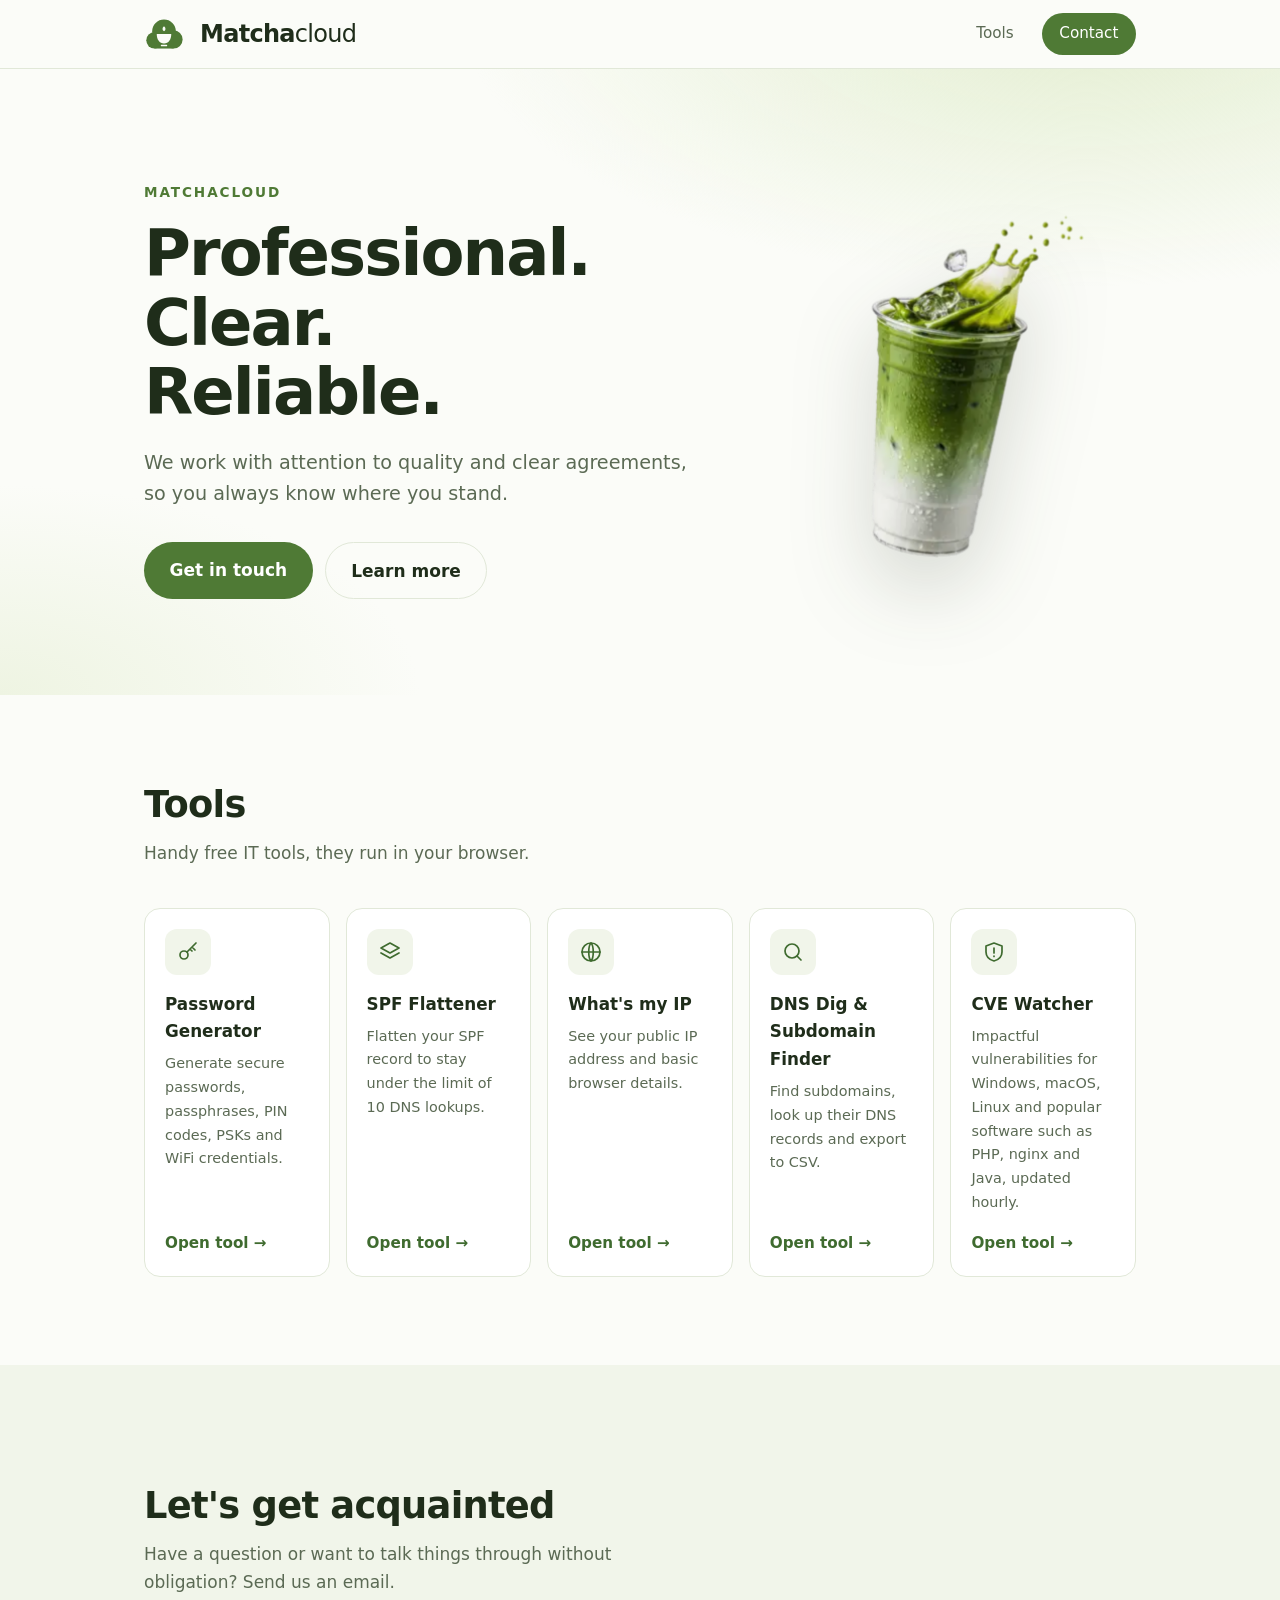
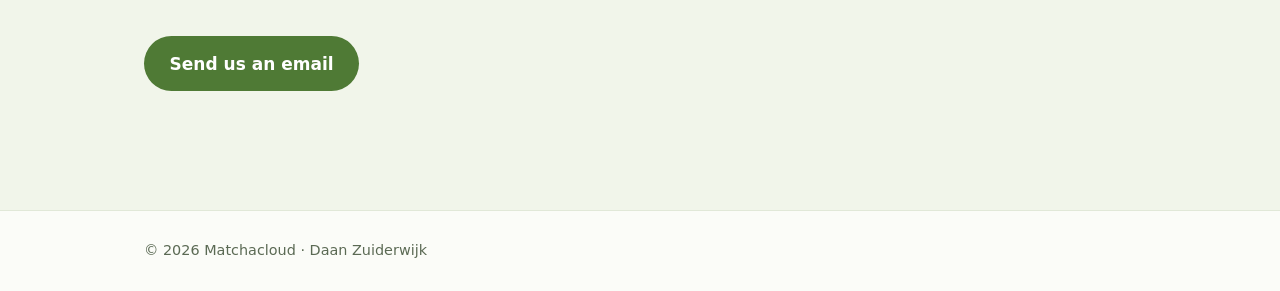
<file: index.html>
<!doctype html>
<html lang="en">
<head>
  <meta charset="utf-8">
  <meta name="viewport" content="width=device-width, initial-scale=1">
  <title>Matchacloud – Professional, clear, reliable</title>
  <meta name="description" content="Matchacloud is a professional company focused on quality, clear communication and reliable collaboration.">
  <meta property="og:title" content="Matchacloud">
  <meta property="og:description" content="Professional, clear and reliable.">
  <meta property="og:url" content="https://matchacloud.nl">
  <link rel="canonical" href="https://matchacloud.nl/">
  <link rel="icon" href="assets/favicon.svg" type="image/svg+xml">
  <link rel="stylesheet" href="css/style.css">
</head>
<body>
  <header class="site-header">
    <div class="container bar">
      <a class="logo" href="/" aria-label="Matchacloud home">
        <img src="assets/mark.svg" alt="" height="40" width="40">
        <span class="wordmark"><b>Matcha</b>cloud</span>
      </a>
      <nav aria-label="Main menu">
        <a href="#tools">Tools</a>
        <a class="nav-cta" href="#contact" data-mail>Contact</a>
      </nav>
    </div>
  </header>

  <main>
    <section class="hero">
      <div class="container hero-grid">
        <div class="hero-text">
        <p class="eyebrow">Matchacloud</p>
        <h1>Professional. Clear.<br>Reliable.</h1>
        <p class="lead">We work with attention to quality and clear agreements, so you always know where you stand.</p>
        <div class="actions">
          <a class="button" href="#contact" data-mail>Get in touch</a>
          <a class="button ghost" href="#tools">Learn more</a>
        </div>
        </div>
        <img class="hero-img" src="assets/iced-matcha.png" alt="Iced matcha latte" width="505" height="361" onerror="this.remove()">
      </div>
    </section>

    <section id="tools" class="section">
      <div class="container">
        <h2>Tools</h2>
        <p class="section-lead">Handy free IT tools, they run in your browser.</p>
        <div class="cards">
          <a class="card card-link" href="passwd/">
            <span class="icon" aria-hidden="true">
              <svg viewBox="0 0 24 24"><circle cx="8" cy="15" r="4"/><path d="M11 12l9-9M16 7l3 3M14 9l2 2"/></svg>
            </span>
            <h3>Password Generator</h3>
            <p>Generate secure passwords, passphrases, PIN codes, PSKs and WiFi credentials.</p>
            <span class="card-more">Open tool &rarr;</span>
          </a>
          <a class="card card-link" href="spf-flattener/">
            <span class="icon" aria-hidden="true">
              <svg viewBox="0 0 24 24"><path d="M12 3l9 5-9 5-9-5z"/><path d="M3 13l9 5 9-5"/></svg>
            </span>
            <h3>SPF Flattener</h3>
            <p>Flatten your SPF record to stay under the limit of 10 DNS lookups.</p>
            <span class="card-more">Open tool &rarr;</span>
          </a>
          <a class="card card-link" href="whatsmyip/">
            <span class="icon" aria-hidden="true">
              <svg viewBox="0 0 24 24"><circle cx="12" cy="12" r="9"/><path d="M3 12h18M12 3c3 3 3 15 0 18M12 3c-3 3-3 15 0 18"/></svg>
            </span>
            <h3>What's my IP</h3>
            <p>See your public IP address and basic browser details.</p>
            <span class="card-more">Open tool &rarr;</span>
          </a>
          <a class="card card-link" href="dig/">
            <span class="icon" aria-hidden="true">
              <svg viewBox="0 0 24 24"><circle cx="11" cy="11" r="7"/><path d="M20 20l-4-4"/></svg>
            </span>
            <h3>DNS Dig &amp; Subdomain Finder</h3>
            <p>Find subdomains, look up their DNS records and export to CSV.</p>
            <span class="card-more">Open tool &rarr;</span>
          </a>
          <a class="card card-link" href="cve/">
            <span class="icon" aria-hidden="true">
              <svg viewBox="0 0 24 24"><path d="M12 3l8 3v6c0 4.5-3.4 7.7-8 9-4.6-1.3-8-4.5-8-9V6z"/><path d="M12 8v5M12 16v.5"/></svg>
            </span>
            <h3>CVE Watcher</h3>
            <p>Impactful vulnerabilities for Windows, macOS, Linux and popular software such as PHP, nginx and Java, updated hourly.</p>
            <span class="card-more">Open tool &rarr;</span>
          </a>
        </div>
      </div>
    </section>



    <section id="contact" class="section alt">
      <div class="container cta">
        <div class="cta-text">
          <h2>Let's get acquainted</h2>
          <p class="section-lead">Have a question or want to talk things through without obligation? Send us an email.</p>
          <a class="button" href="#contact" data-mail>Send us an email</a>
        </div>
        <img class="cta-img" src="assets/matcha-glass.png" alt="Iced matcha" width="591" height="422" loading="lazy">
      </div>
    </section>
  </main>

  <footer class="site-footer">
    <div class="container bar">
      <p>&copy; <span id="year">2026</span> Matchacloud &middot; Daan Zuiderwijk</p>
    </div>
  </footer>
  <script src="js/site.js"></script>
</body>
</html>
</file>
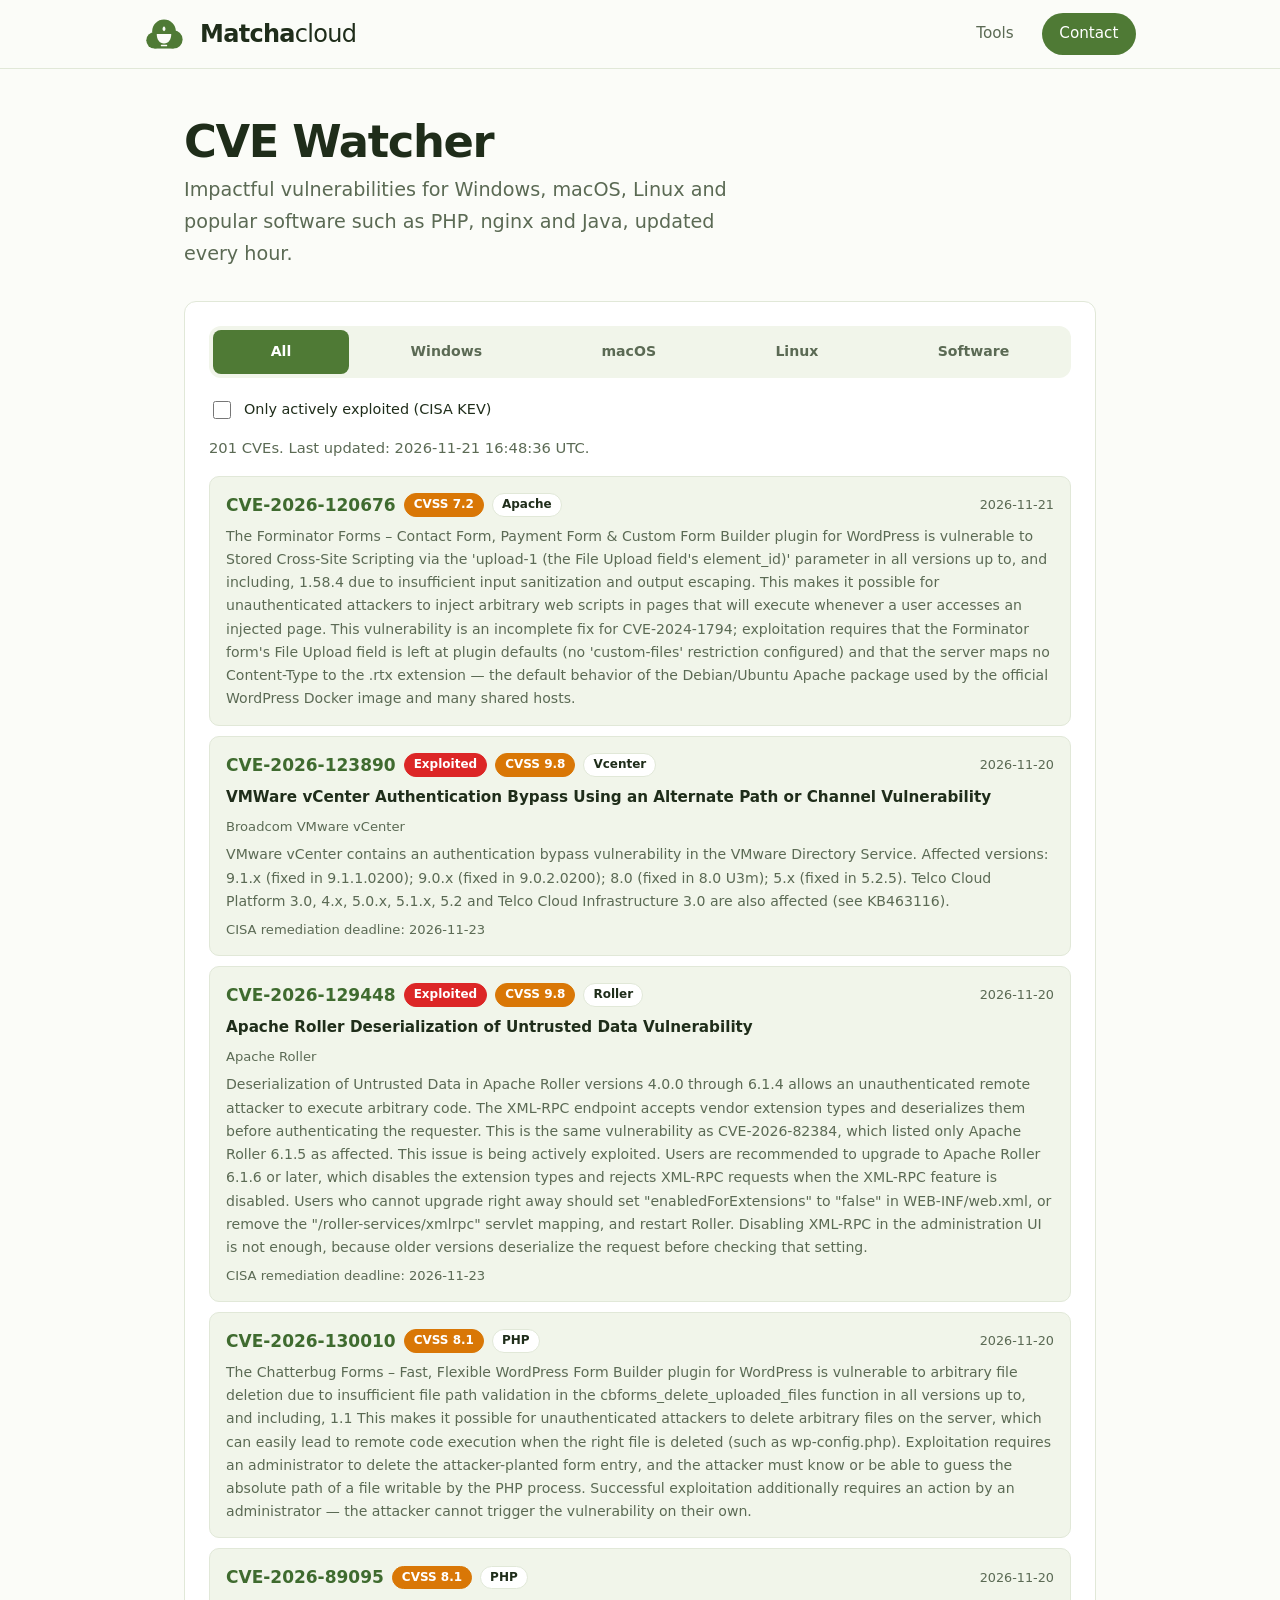
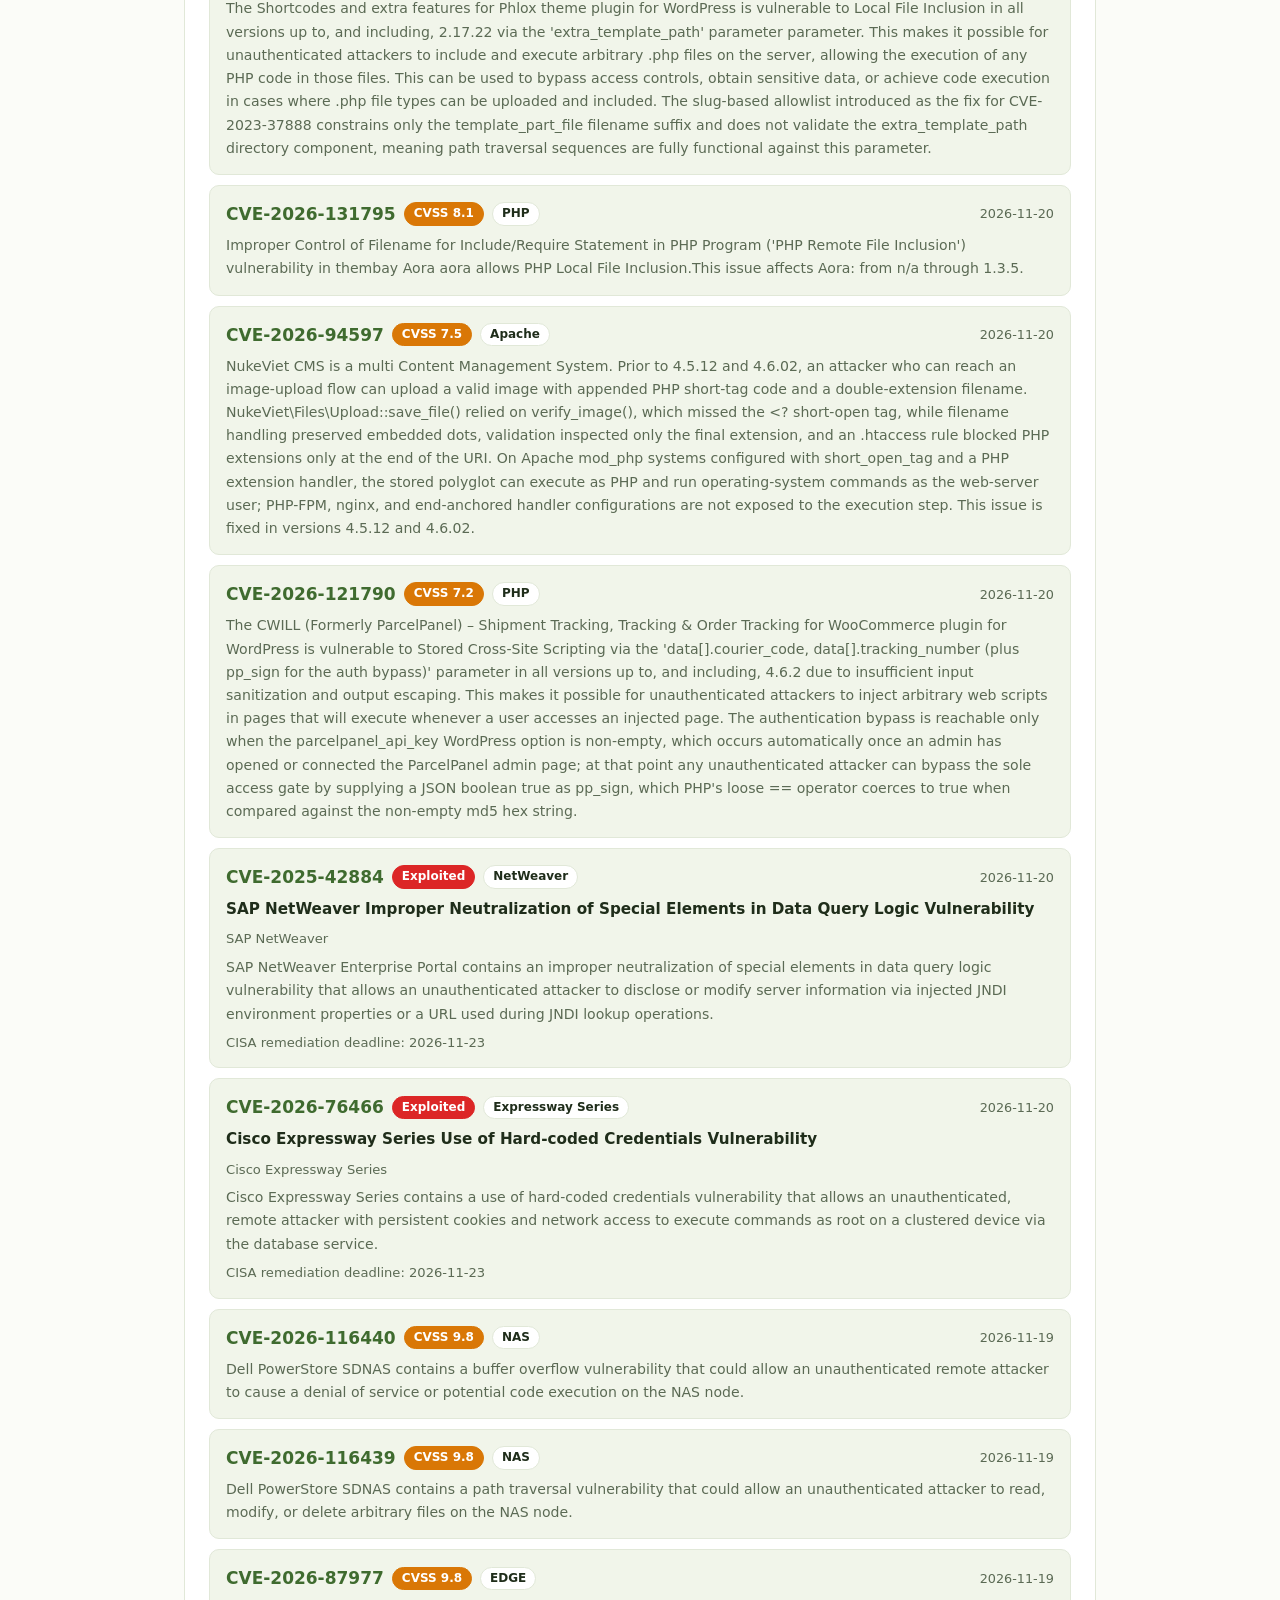
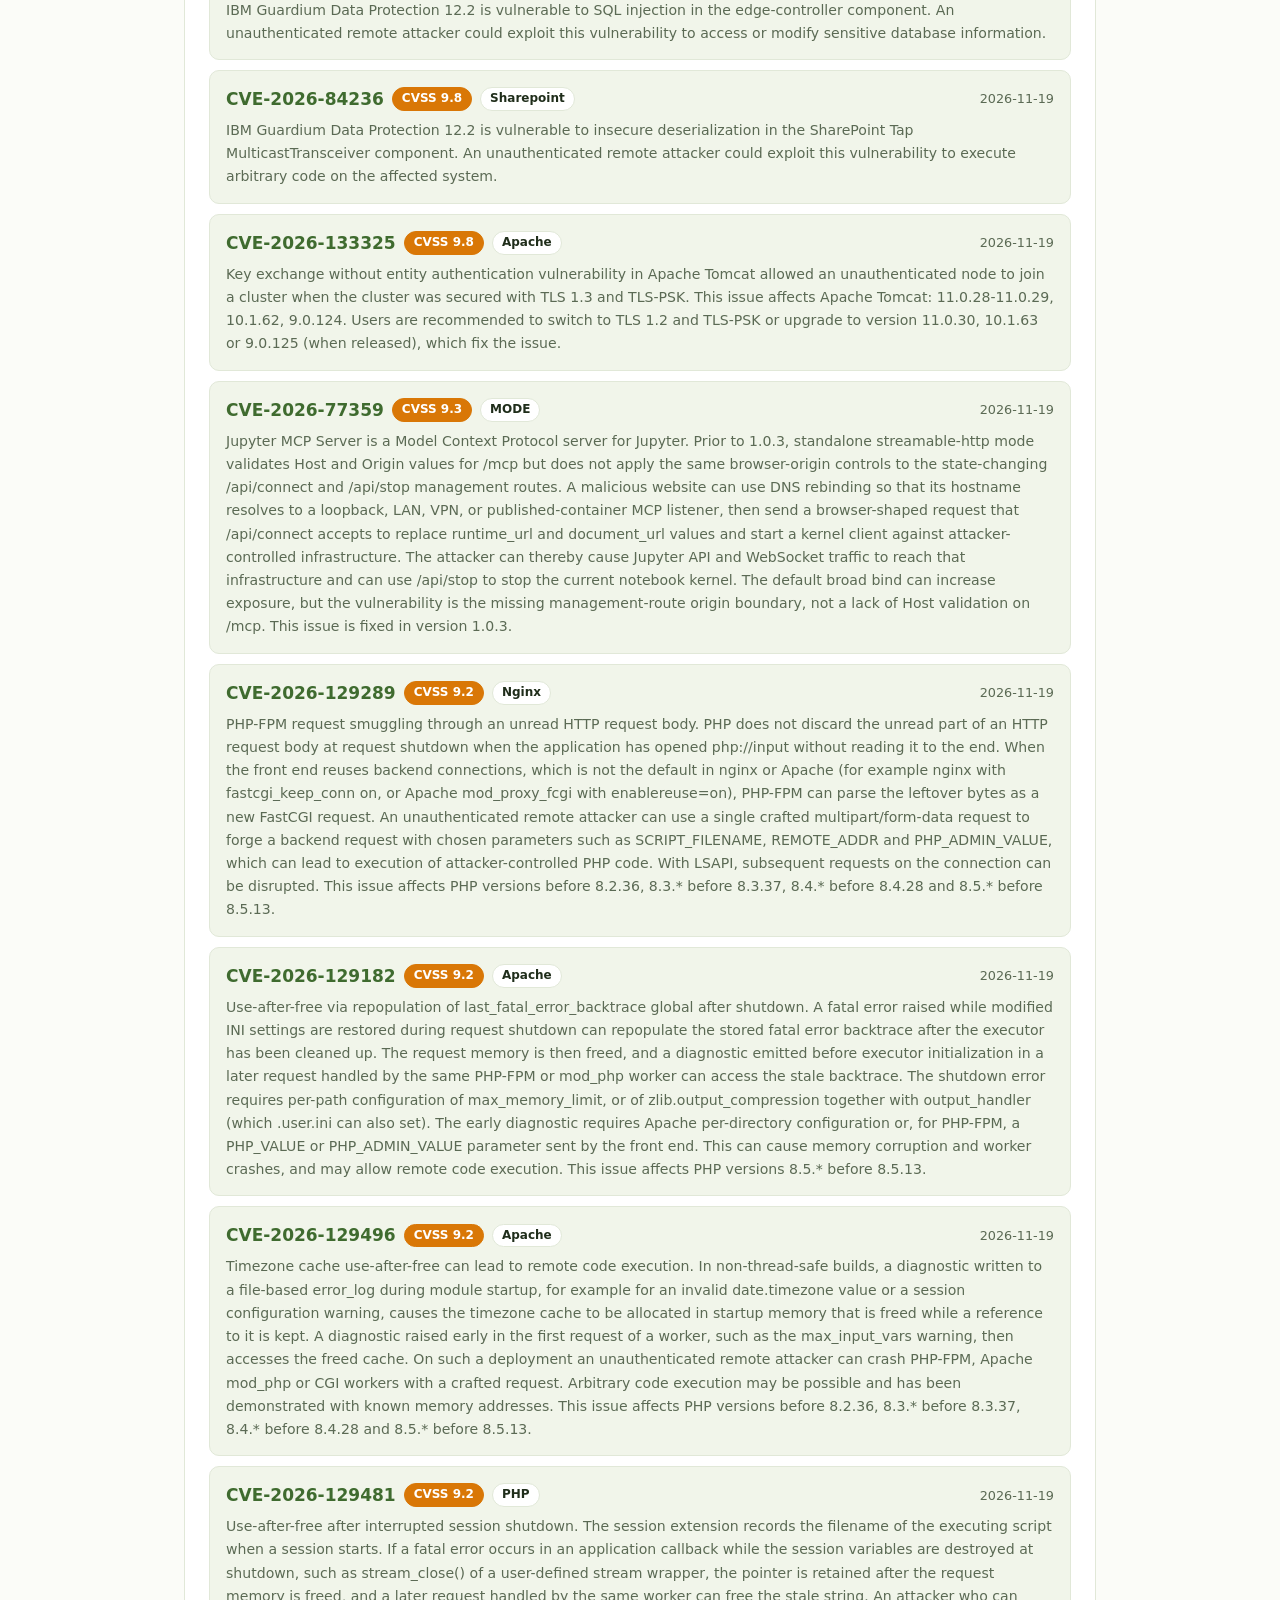
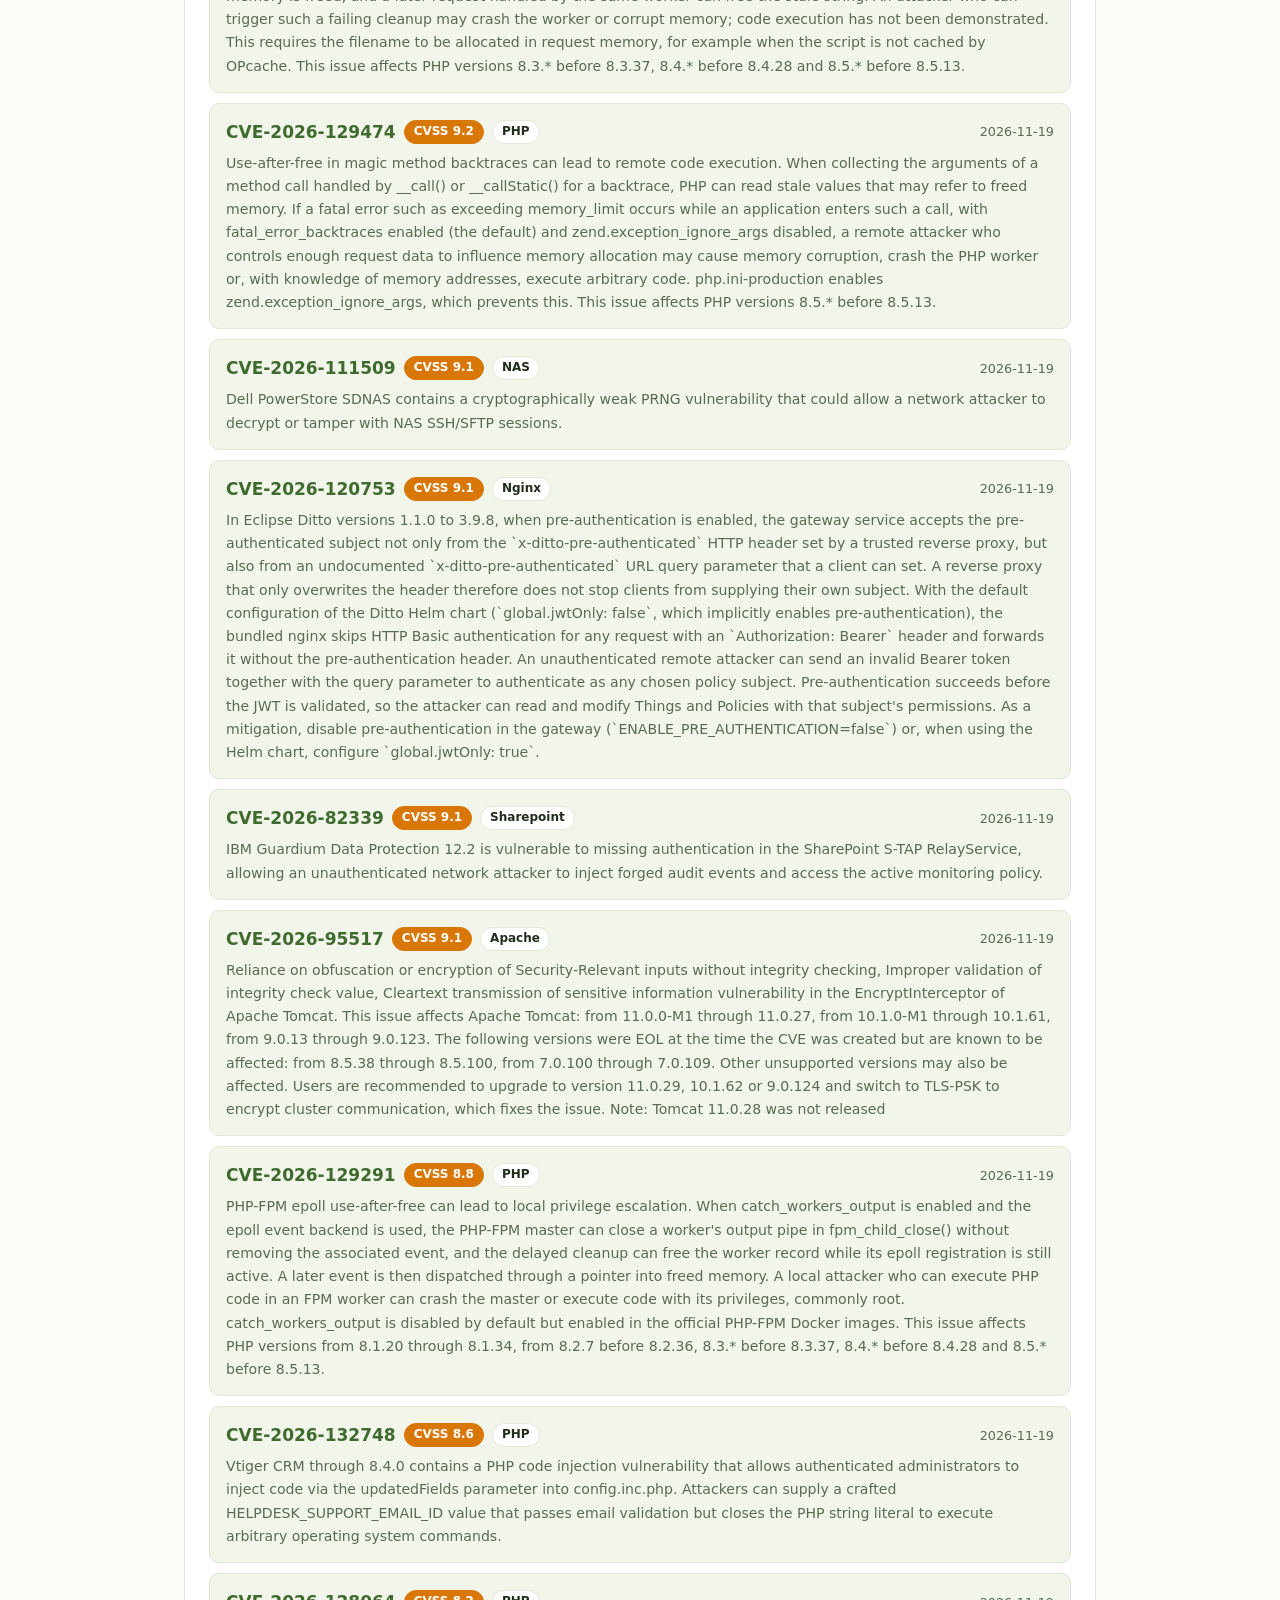
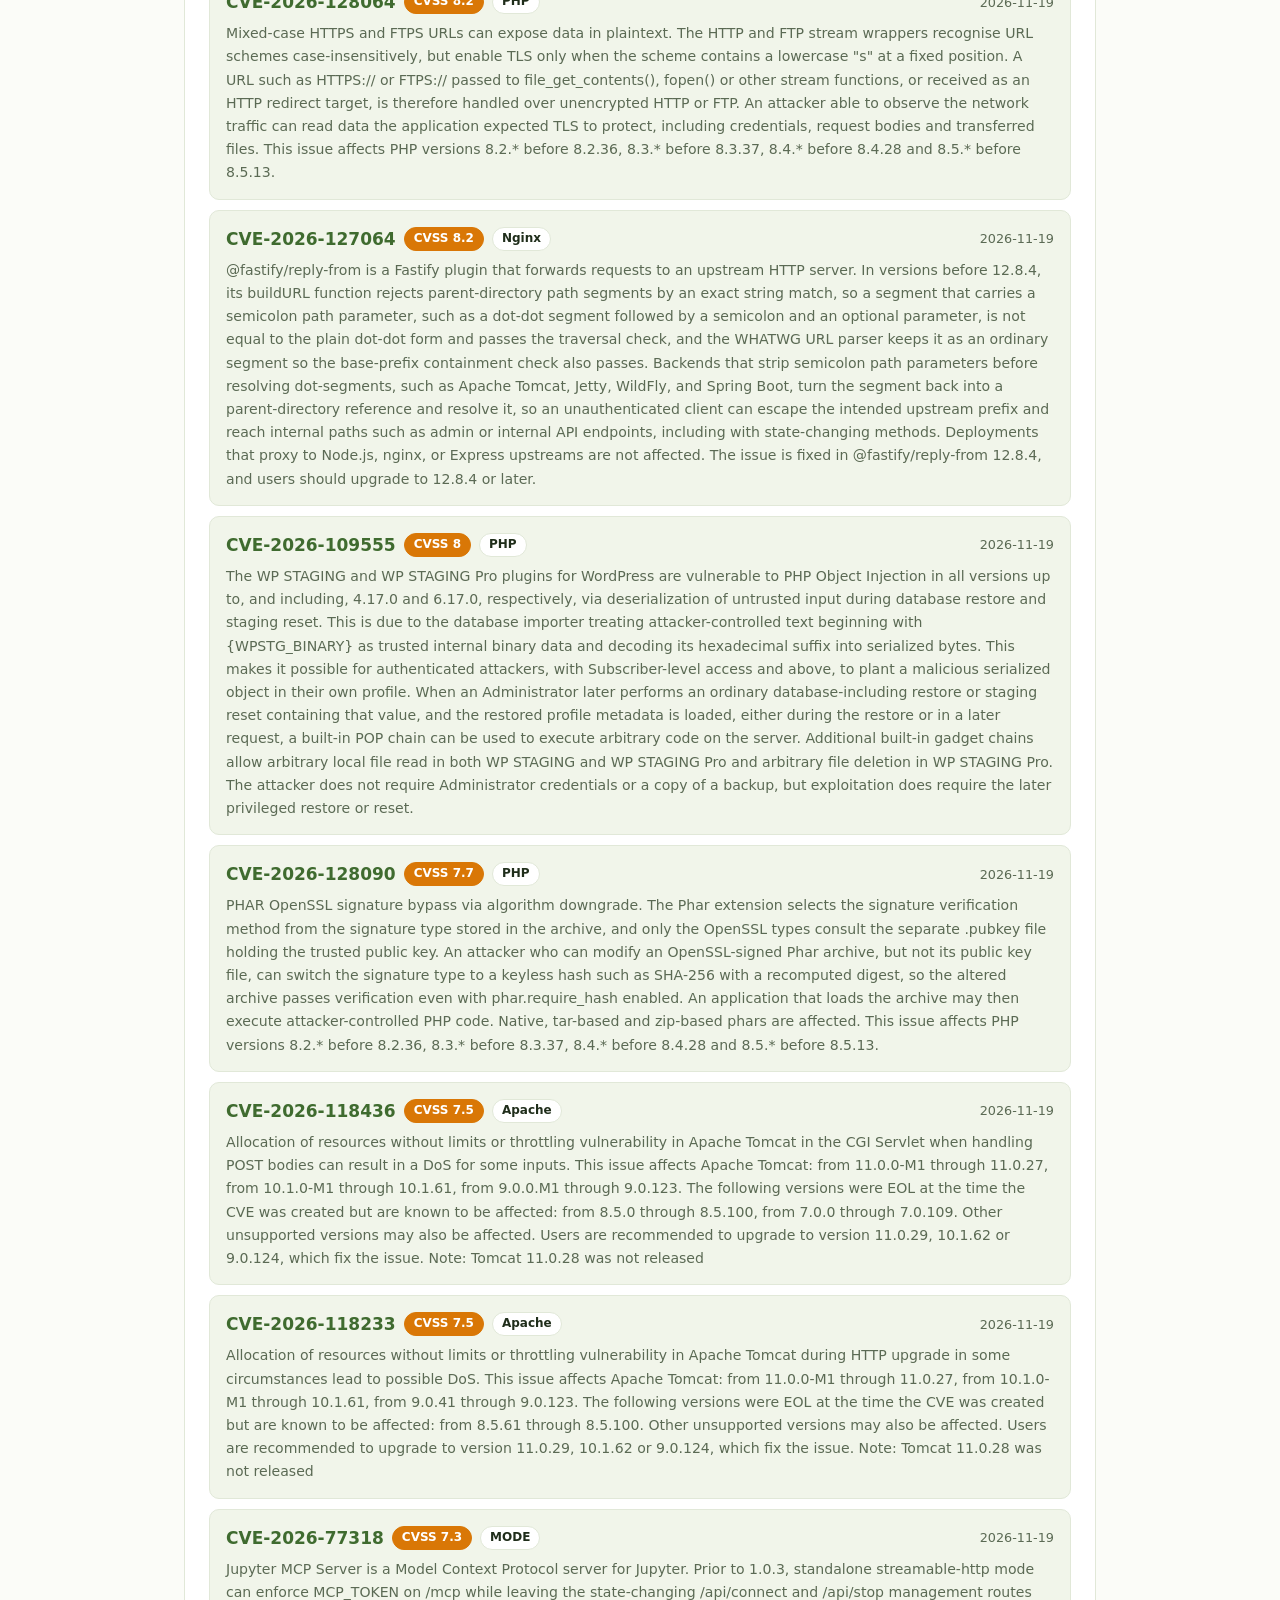
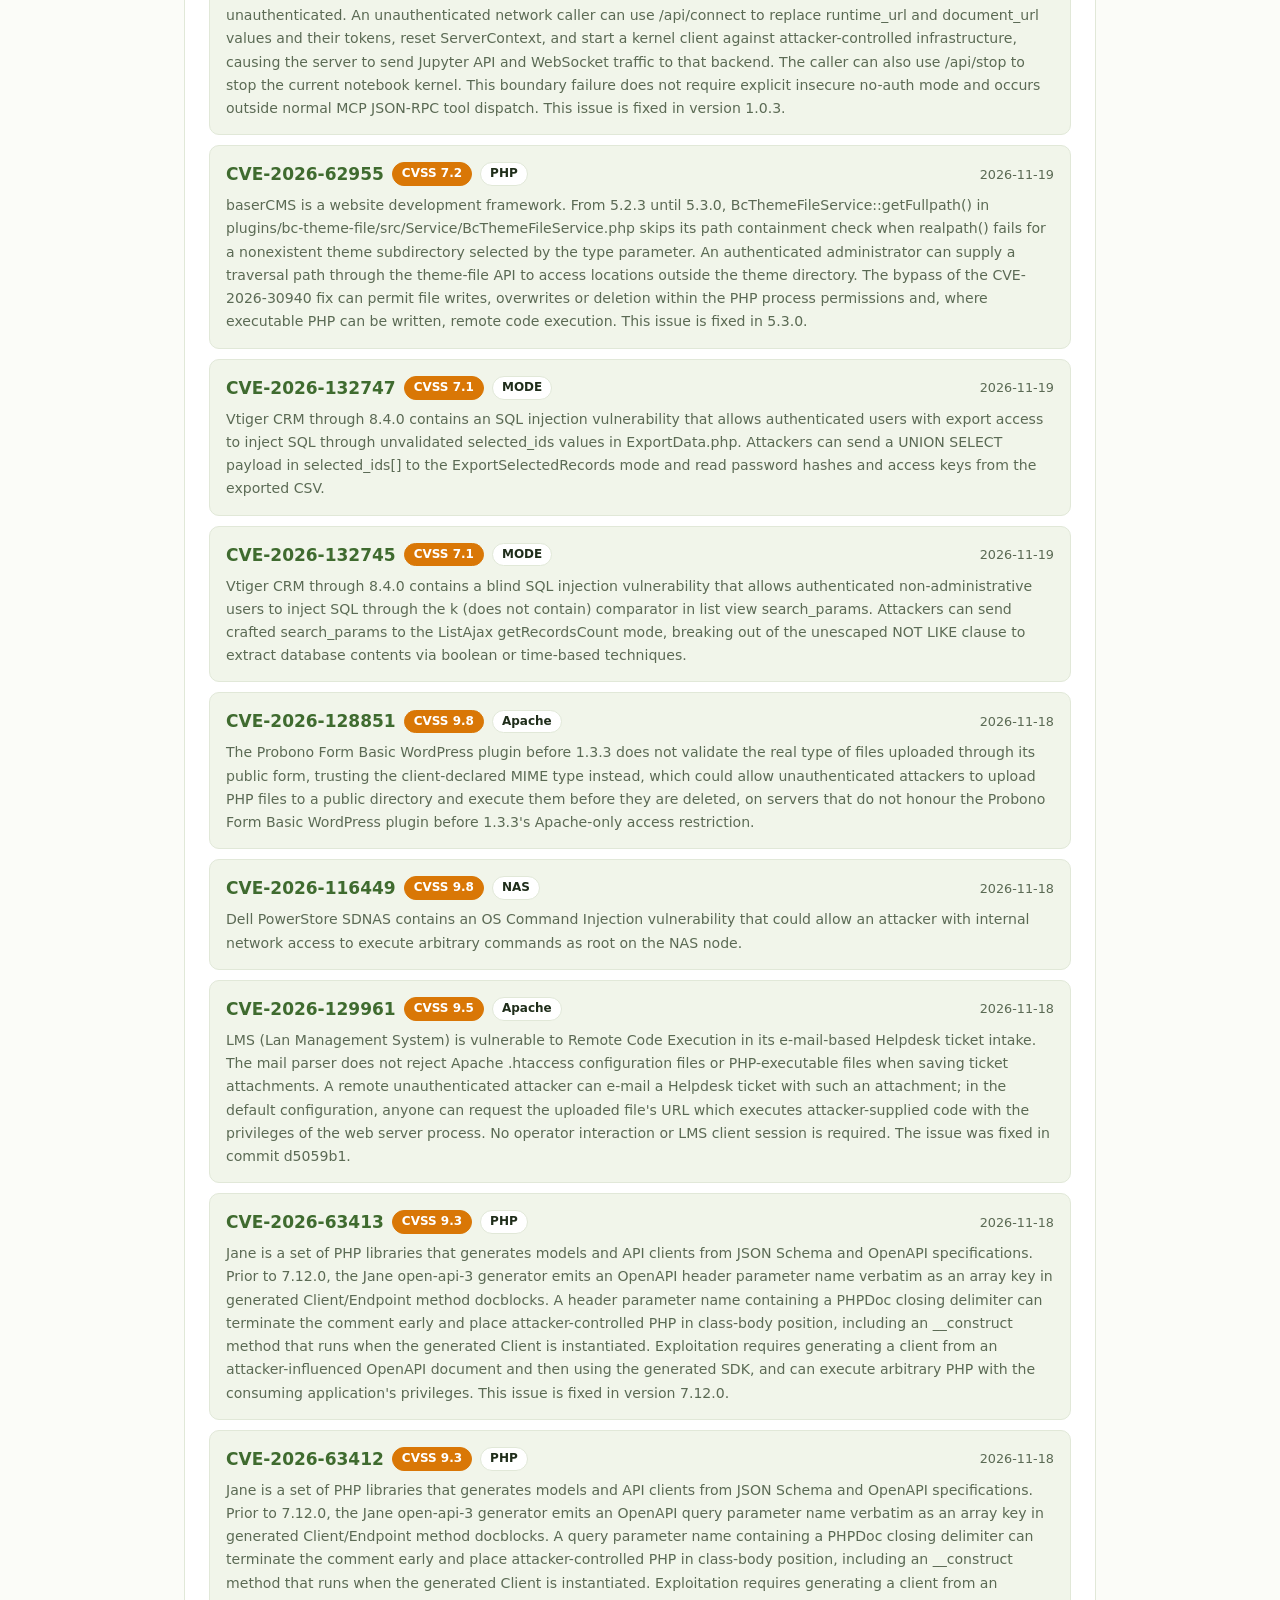
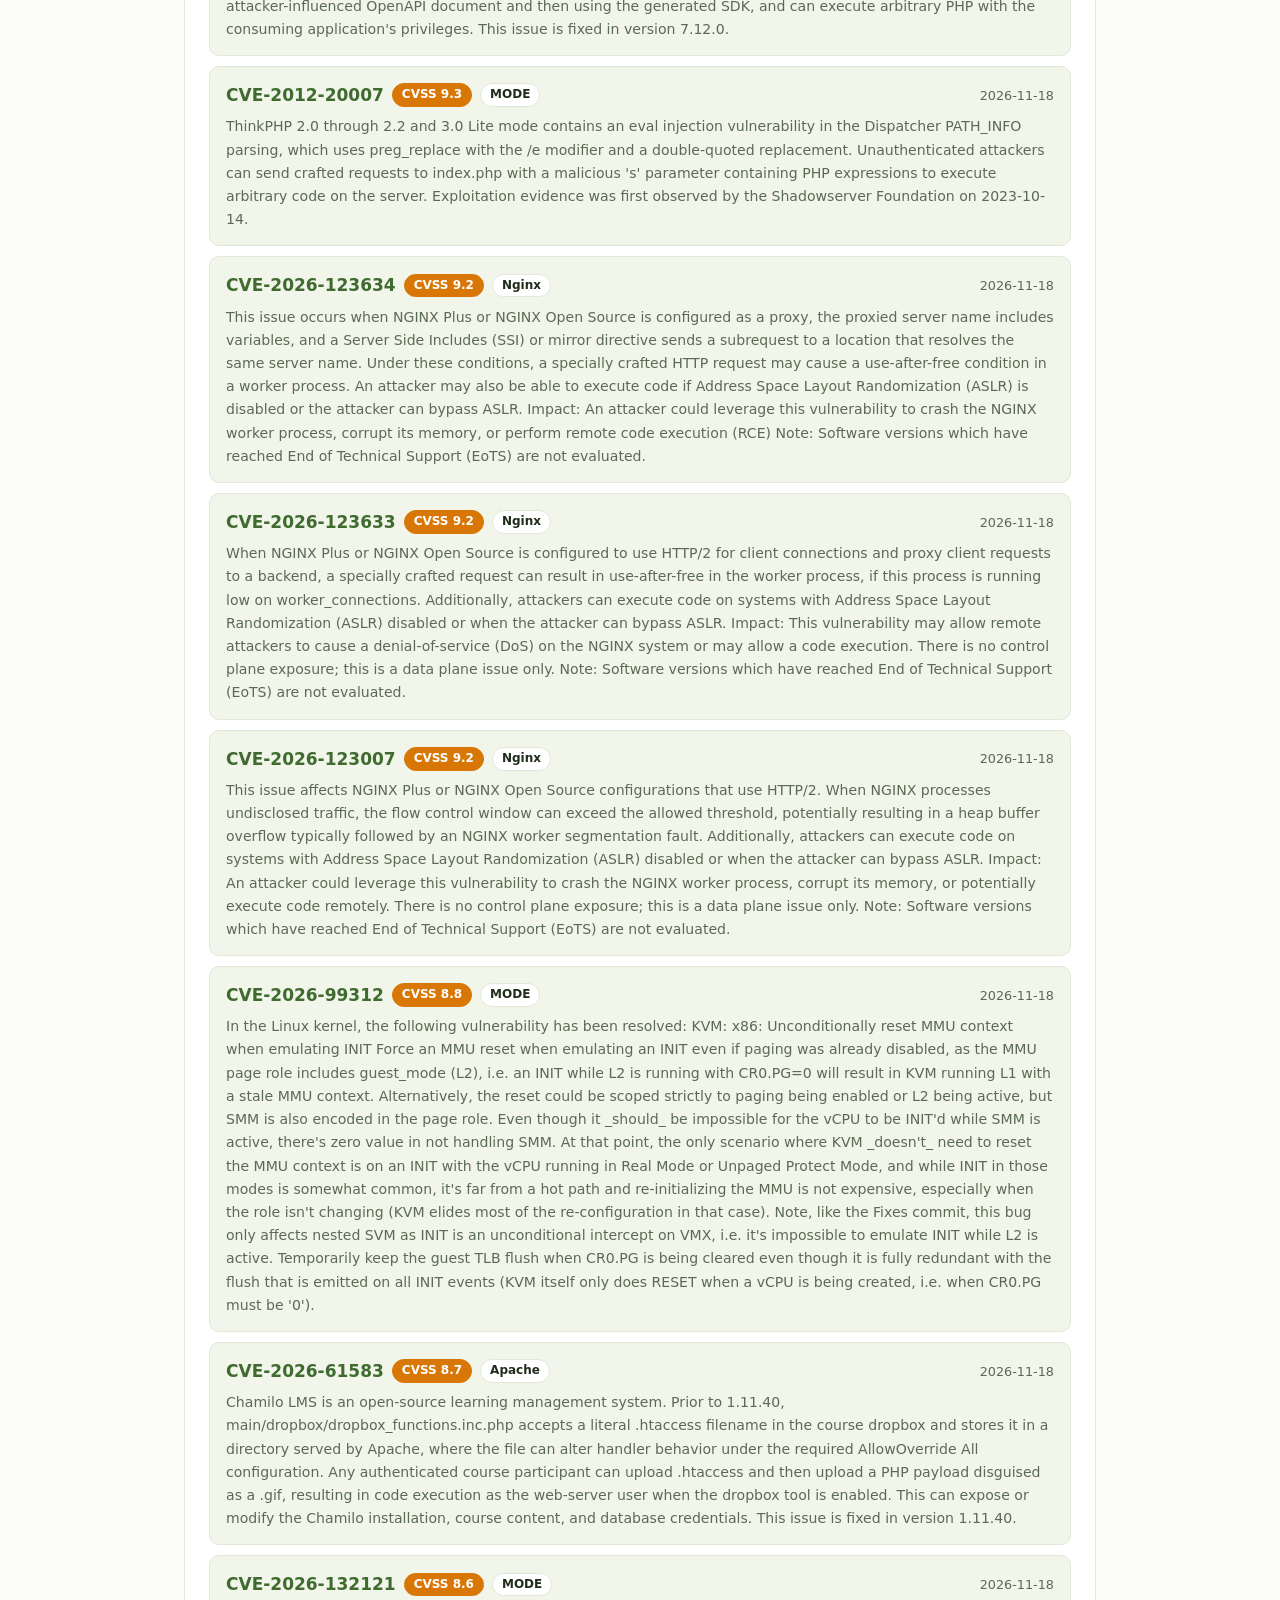
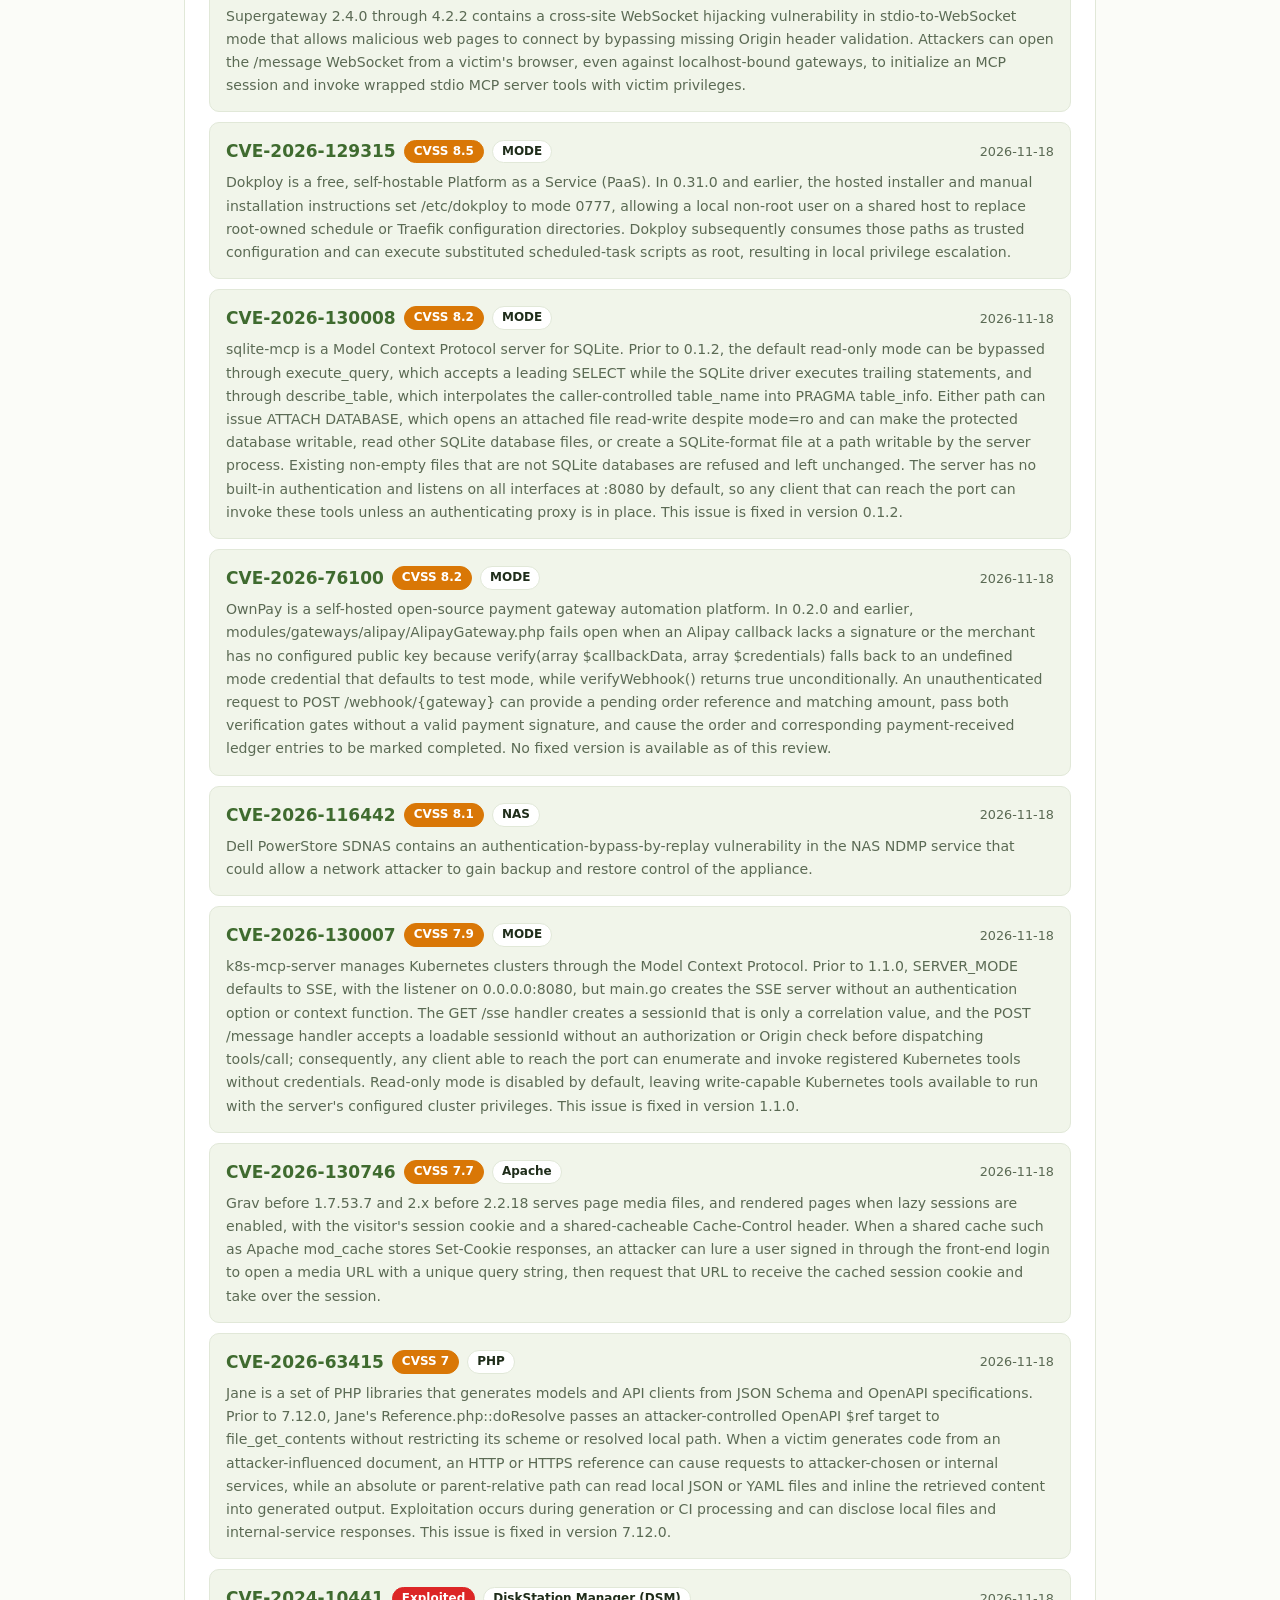
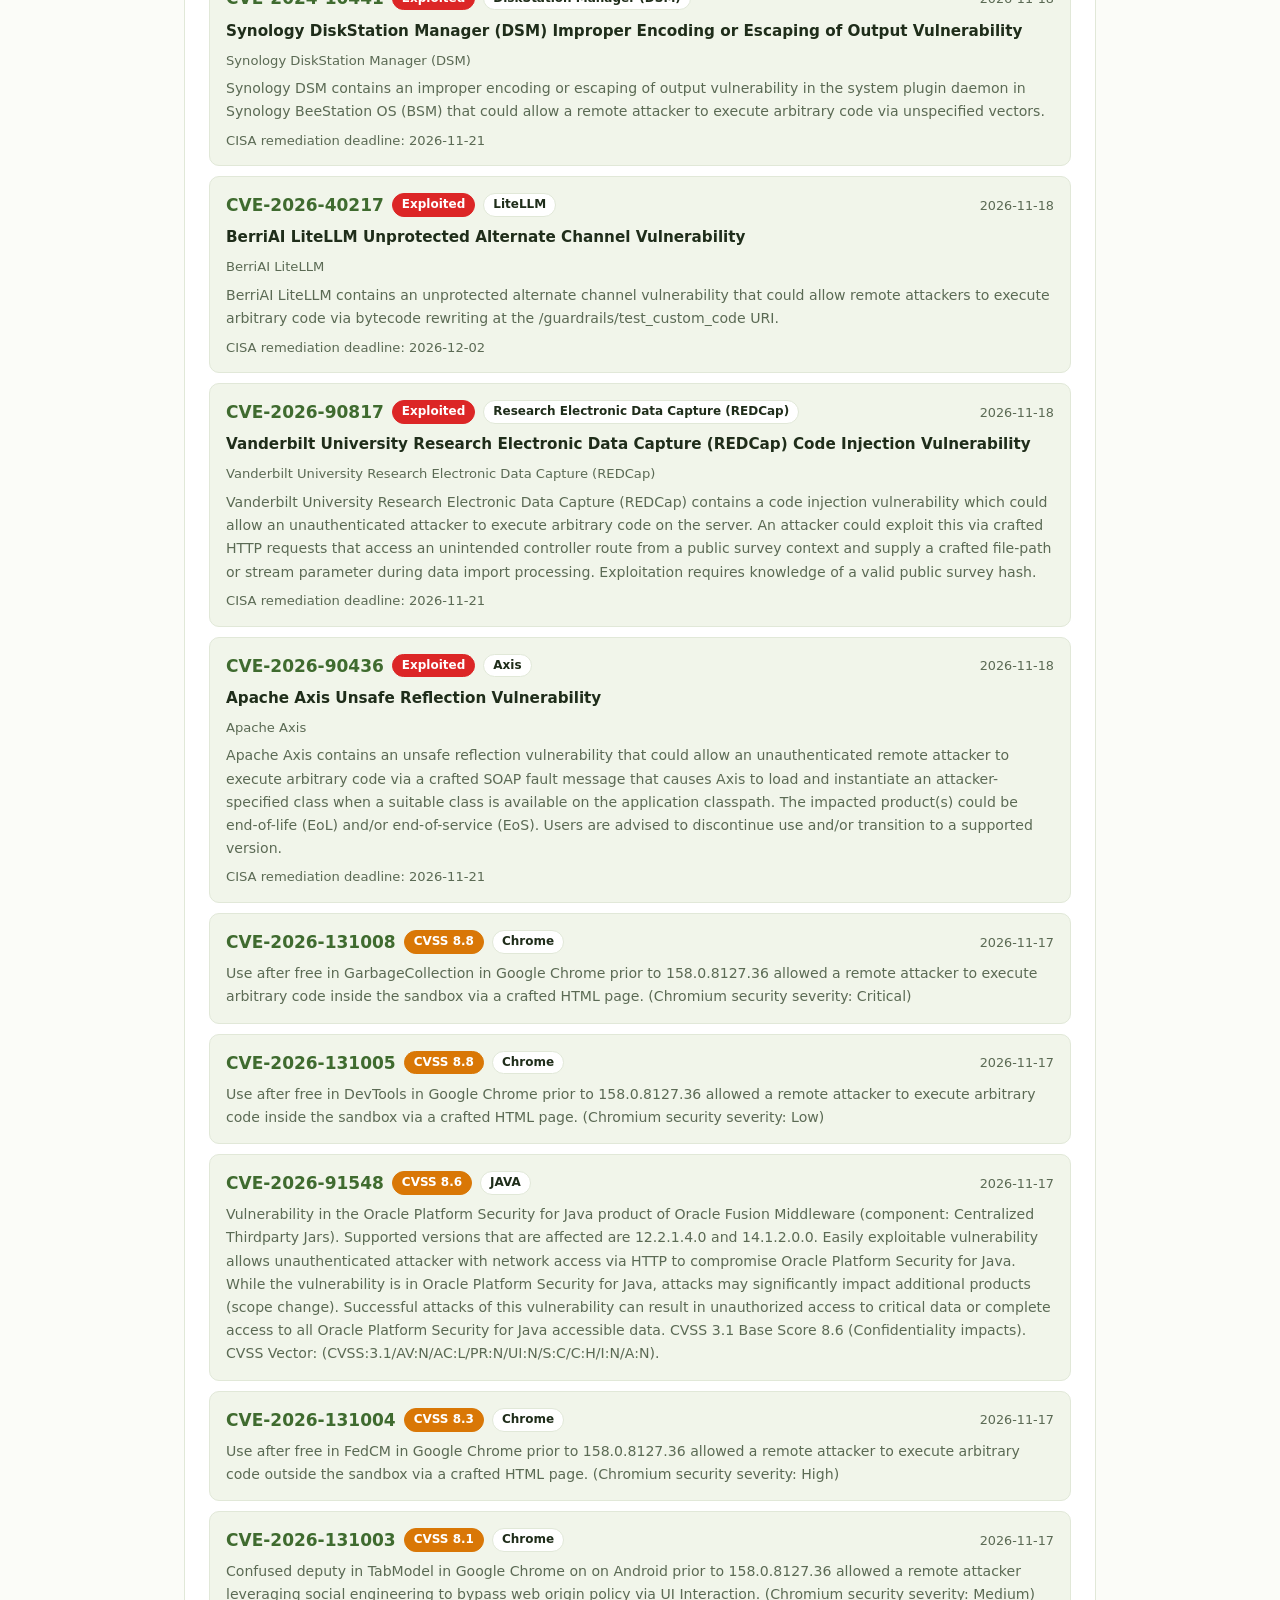
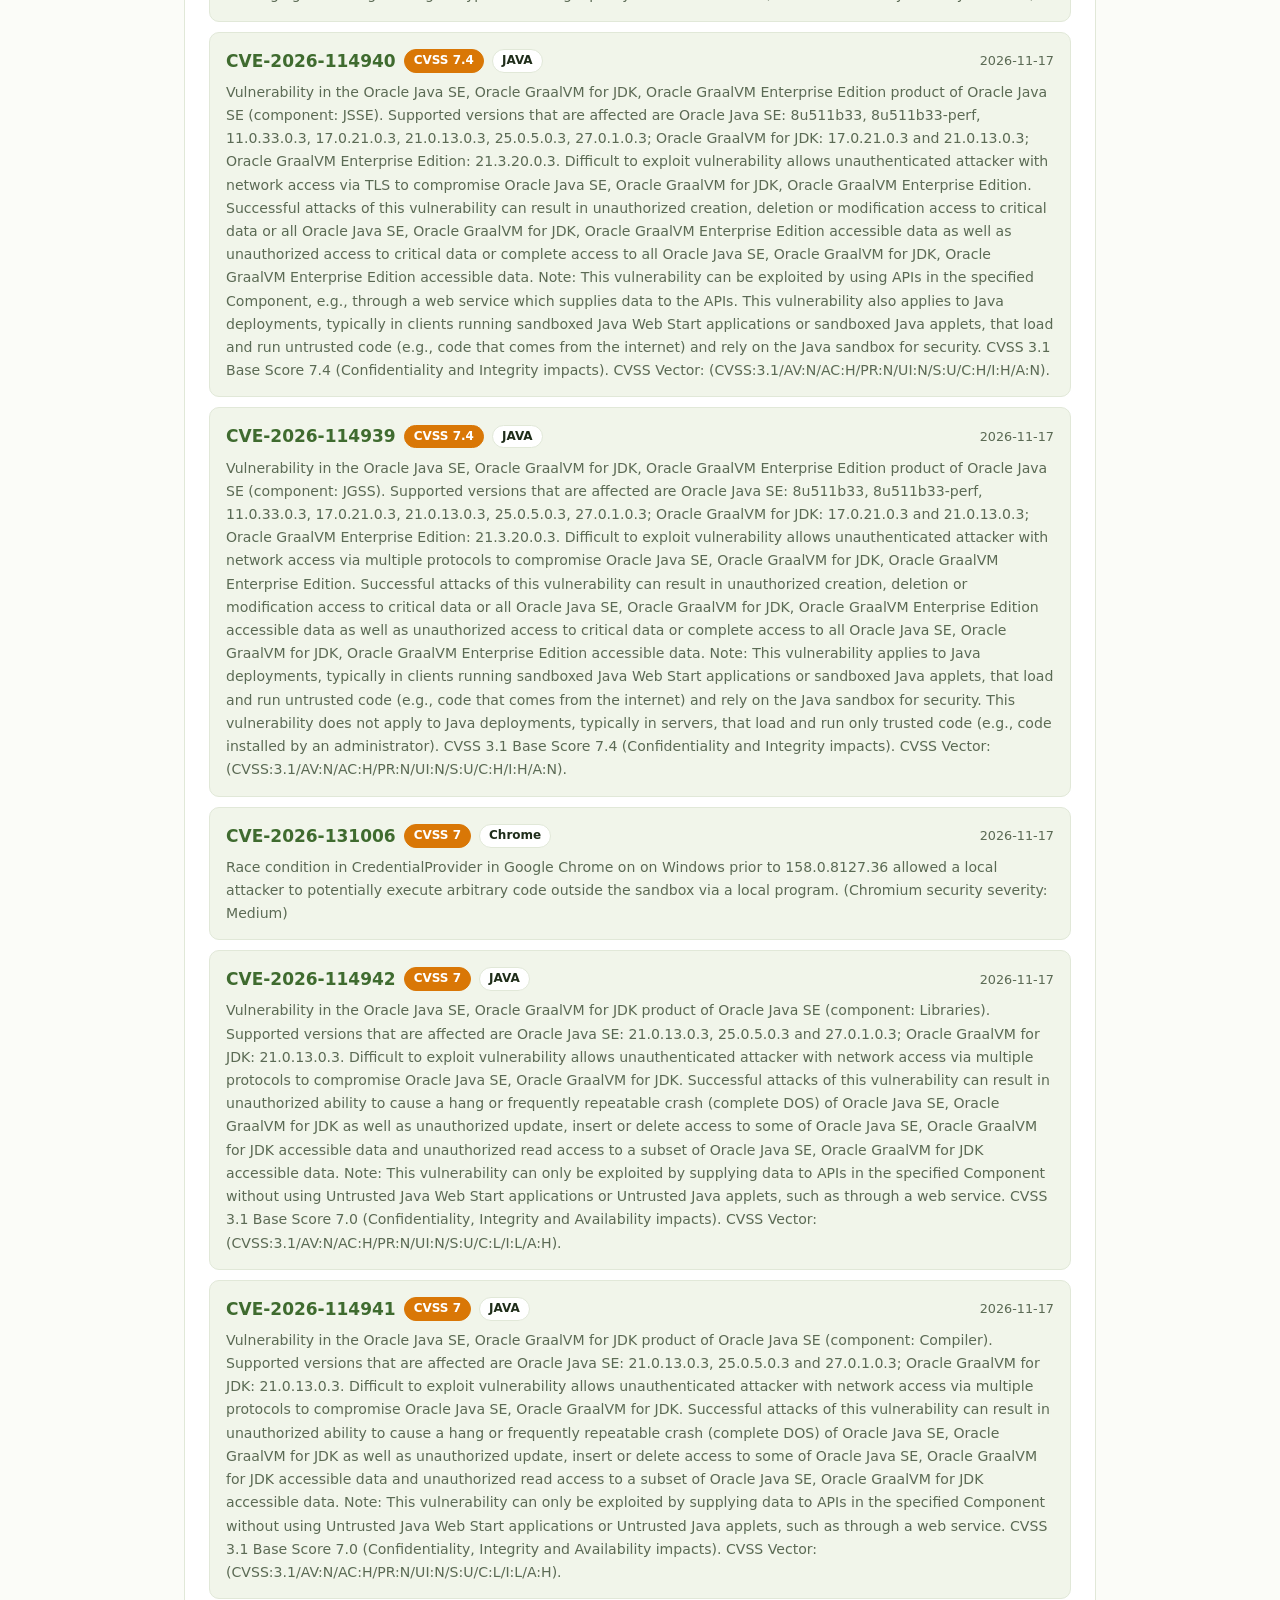
<file: cve/index.html>
<!doctype html>
<html lang="en">
<head>
  <meta charset="utf-8">
  <meta name="viewport" content="width=device-width, initial-scale=1">
  <title>CVE Watcher | Matchacloud</title>
  <meta name="description" content="Impactful vulnerabilities for Windows, macOS, Linux and popular software such as PHP, nginx and Java, updated hourly.">
  <link rel="icon" href="../assets/favicon.svg" type="image/svg+xml">
  <link rel="stylesheet" href="../css/style.css">
  <link rel="stylesheet" href="../css/tools.css">
</head>
<body>
  <header class="site-header">
    <div class="container bar">
      <a class="logo" href="../" aria-label="Matchacloud home">
        <img src="../assets/mark.svg" alt="" height="40" width="40">
        <span class="wordmark"><b>Matcha</b>cloud</span>
      </a>
      <nav aria-label="Main menu">
        <a href="../#tools">Tools</a>
        <a class="nav-cta" href="../#contact" data-mail>Contact</a>
      </nav>
    </div>
  </header>

  <main class="container tool-page wide">
    <h1>CVE Watcher</h1>
    <p class="lead">Impactful vulnerabilities for Windows, macOS, Linux and popular software such as PHP, nginx and Java, updated every hour.</p>

    <section class="panel always">
      <div class="tabs" id="platforms" role="tablist">
        <button class="tab-btn active" data-p="all" type="button">All</button>
        <button class="tab-btn" data-p="windows" type="button">Windows</button>
        <button class="tab-btn" data-p="macos" type="button">macOS</button>
        <button class="tab-btn" data-p="linux" type="button">Linux</button>
        <button class="tab-btn" data-p="software" type="button">Software</button>
      </div>
      <label class="check-row cve-filter"><input type="checkbox" id="only-kev"> Only actively exploited (CISA KEV)</label>
      <p class="status" id="status" aria-live="polite">Loading…</p>
      <div id="list" class="cve-list"></div>
    </section>
    <p class="tool-note">Shown are CVEs that are actively exploited according to the CISA Known Exploited Vulnerabilities catalog, CRITICAL CVEs for Windows, macOS and Linux, and CVEs for the software that is in the news on Security.nl (detected automatically, no fixed list). The list is refreshed every hour by an automated job and keeps the last 90 days. It is not a complete vulnerability database, so always check your vendor's advisories as well.</p>
  </main>

  <footer class="site-footer">
    <div class="container bar">
      <p>&copy; <span id="year">2026</span> Matchacloud &middot; Daan Zuiderwijk</p>
    </div>
  </footer>
  <script src="../js/site.js"></script>
  <script src="app.js"></script>
</body>
</html>
</file>
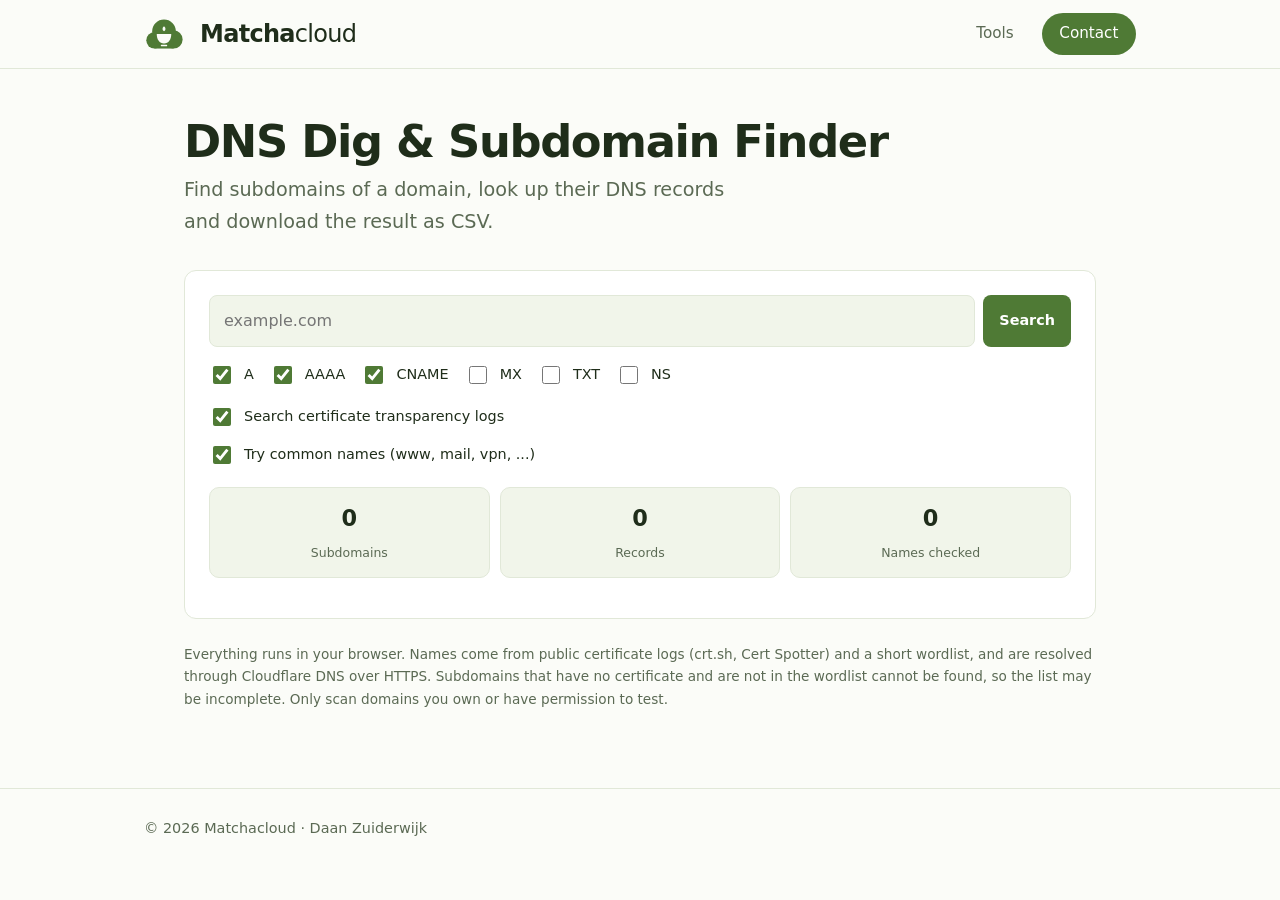
<file: dig/index.html>
<!doctype html>
<html lang="en">
<head>
  <meta charset="utf-8">
  <meta name="viewport" content="width=device-width, initial-scale=1">
  <title>DNS Dig &amp; Subdomain Finder | Matchacloud</title>
  <meta name="description" content="Find subdomains of a domain, look up their DNS records and export the result to CSV.">
  <link rel="icon" href="../assets/favicon.svg" type="image/svg+xml">
  <link rel="stylesheet" href="../css/style.css">
  <link rel="stylesheet" href="../css/tools.css">
</head>
<body>
  <header class="site-header">
    <div class="container bar">
      <a class="logo" href="../" aria-label="Matchacloud home">
        <img src="../assets/mark.svg" alt="" height="40" width="40">
        <span class="wordmark"><b>Matcha</b>cloud</span>
      </a>
      <nav aria-label="Main menu">
        <a href="../#tools">Tools</a>
        <a class="nav-cta" href="../#contact" data-mail>Contact</a>
      </nav>
    </div>
  </header>

  <main class="container tool-page wide">
    <h1>DNS Dig &amp; Subdomain Finder</h1>
    <p class="lead">Find subdomains of a domain, look up their DNS records and download the result as CSV.</p>

    <section class="panel always">
      <form id="dig-form" class="form-row">
        <input class="field" id="domain" type="text" placeholder="example.com" autocomplete="off" autocapitalize="off" spellcheck="false" required>
        <button class="btn-primary" id="go" type="submit">Search</button>
      </form>

      <div class="options options-inline">
        <div class="chip-grid" id="types">
          <label class="check-row"><input type="checkbox" value="A" checked> A</label>
          <label class="check-row"><input type="checkbox" value="AAAA" checked> AAAA</label>
          <label class="check-row"><input type="checkbox" value="CNAME" checked> CNAME</label>
          <label class="check-row"><input type="checkbox" value="MX"> MX</label>
          <label class="check-row"><input type="checkbox" value="TXT"> TXT</label>
          <label class="check-row"><input type="checkbox" value="NS"> NS</label>
        </div>
        <label class="check-row"><input type="checkbox" id="use-ct" checked> Search certificate transparency logs</label>
        <label class="check-row"><input type="checkbox" id="use-words" checked> Try common names (www, mail, vpn, ...)</label>
      </div>

      <p class="status" id="status" aria-live="polite"></p>
      <div class="stats" id="stats" hidden>
        <div class="stat"><strong id="n-names">0</strong><span>Subdomains</span></div>
        <div class="stat"><strong id="n-records">0</strong><span>Records</span></div>
        <div class="stat"><strong id="n-checked">0</strong><span>Names checked</span></div>
      </div>

      <div class="table-wrap" id="table-wrap" hidden>
        <table class="dig-table">
          <thead><tr><th>Name</th><th>Type</th><th>Value</th><th>Source</th></tr></thead>
          <tbody id="rows"></tbody>
        </table>
      </div>
      <div class="panel-actions">
        <button class="btn-secondary" id="csv" type="button" hidden>⬇ Download CSV</button>
      </div>
    </section>
    <p class="tool-note">Everything runs in your browser. Names come from public certificate logs (crt.sh, Cert Spotter) and a short wordlist, and are resolved through Cloudflare DNS over HTTPS. Subdomains that have no certificate and are not in the wordlist cannot be found, so the list may be incomplete. Only scan domains you own or have permission to test.</p>
  </main>

  <footer class="site-footer">
    <div class="container bar">
      <p>&copy; <span id="year">2026</span> Matchacloud &middot; Daan Zuiderwijk</p>
    </div>
  </footer>
  <script src="../js/site.js"></script>
  <script src="app.js"></script>
</body>
</html>
</file>
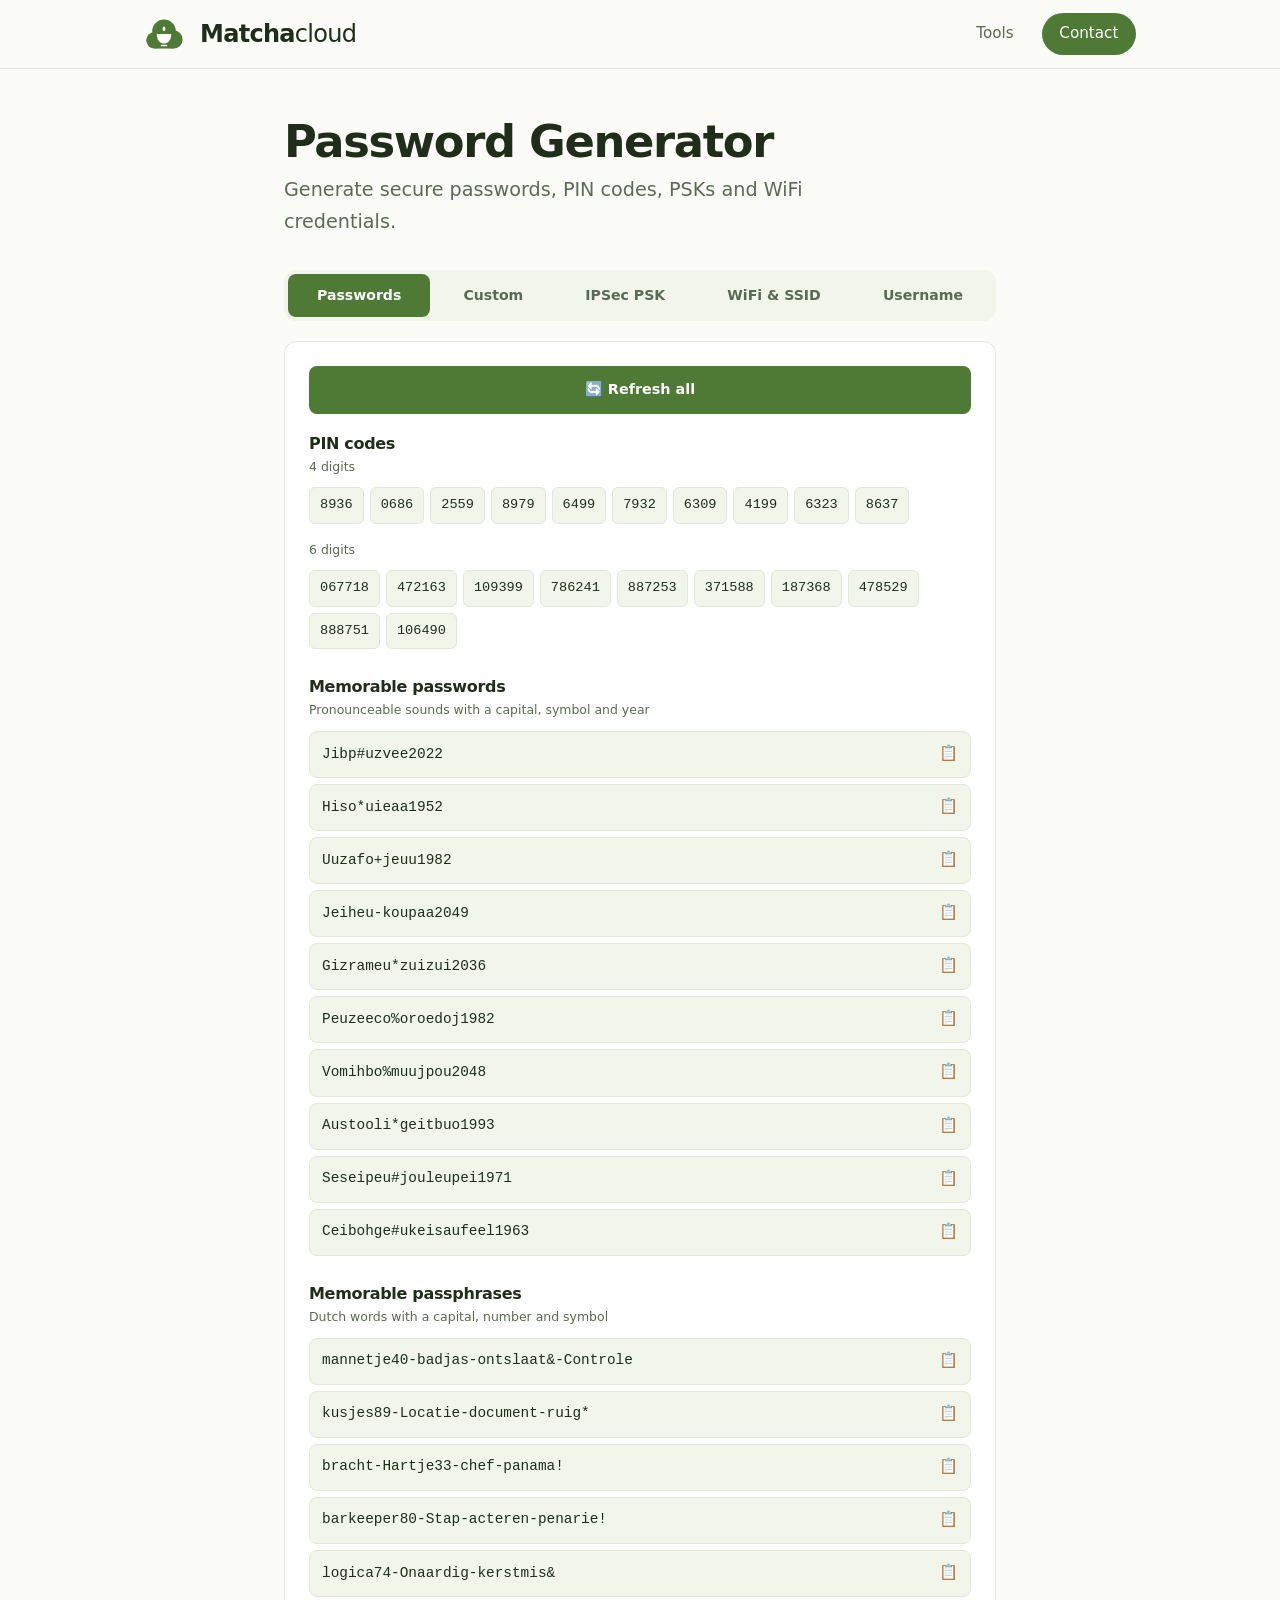
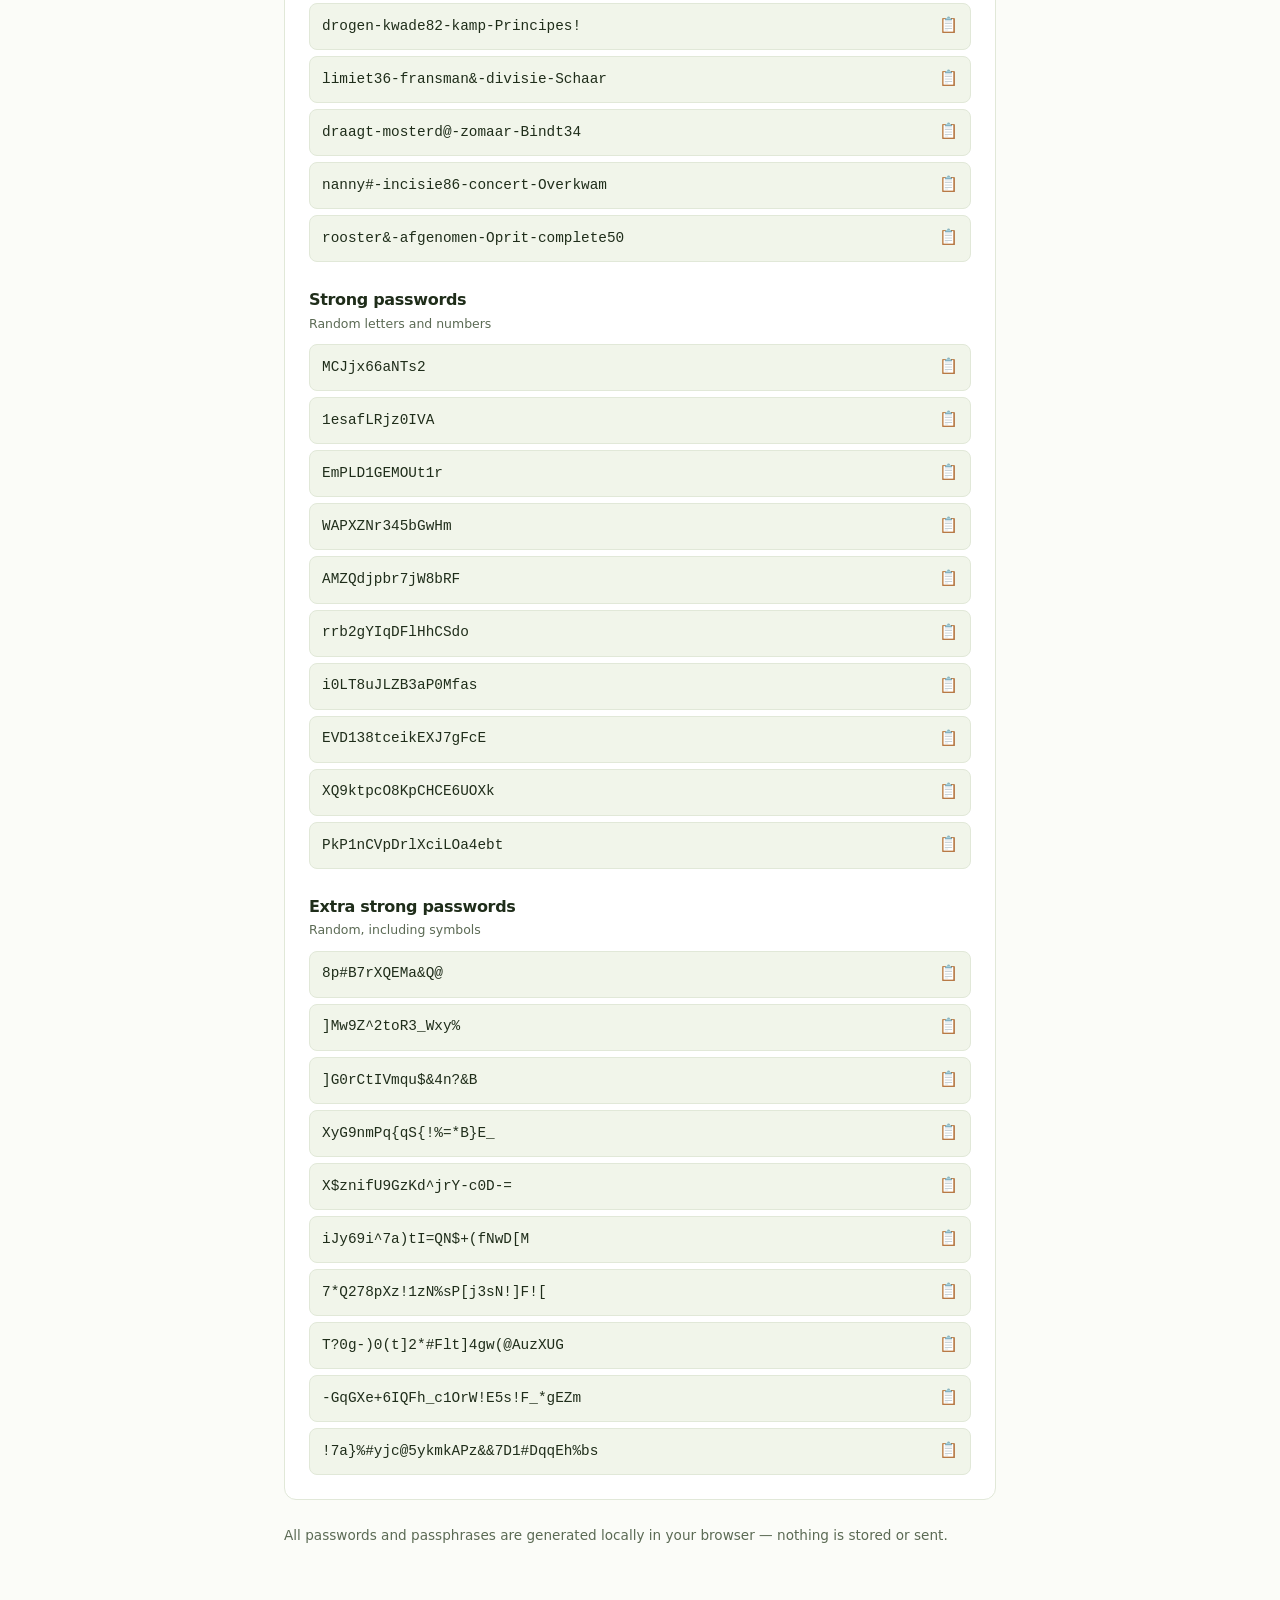
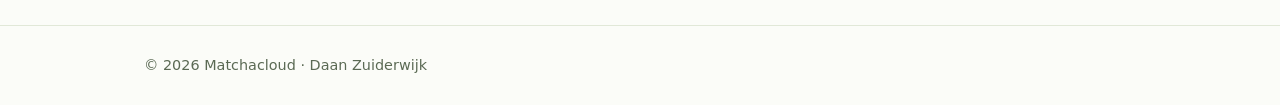
<file: passwd/index.html>
<!doctype html>
<html lang="en">
<head>
  <meta charset="utf-8">
  <meta name="viewport" content="width=device-width, initial-scale=1">
  <title>Password Generator | Matchacloud</title>
  <meta name="description" content="Generate secure passwords, passphrases, PIN codes, IPSec PSKs and WiFi credentials in your browser. Nothing is stored or sent.">
  <link rel="icon" href="../assets/favicon.svg" type="image/svg+xml">
  <link rel="stylesheet" href="../css/style.css">
  <link rel="stylesheet" href="../css/tools.css">
</head>
<body>
  <header class="site-header">
    <div class="container bar">
      <a class="logo" href="../" aria-label="Matchacloud home">
        <img src="../assets/mark.svg" alt="" height="40" width="40">
        <span class="wordmark"><b>Matcha</b>cloud</span>
      </a>
      <nav aria-label="Main menu">
        <a href="../#tools">Tools</a>
        <a class="nav-cta" href="../#contact" data-mail>Contact</a>
      </nav>
    </div>
  </header>

  <main class="container tool-page">
    <h1>Password Generator</h1>
    <p class="lead">Generate secure passwords, PIN codes, PSKs and WiFi credentials.</p>

  <nav class="tabs" aria-label="Generators">
    <button class="tab-btn active" data-tab="overzicht">Passwords</button>
    <button class="tab-btn" data-tab="aangepast">Custom</button>
    <button class="tab-btn" data-tab="psk">IPSec PSK</button>
    <button class="tab-btn" data-tab="wifi">WiFi &amp; SSID</button>
    <button class="tab-btn" data-tab="username">Username</button>
  </nav>

  <!-- OVERZICHT (reset.nl-stijl: alles direct zichtbaar, telkens 10 stuks) -->
  <section class="panel active" id="panel-overzicht">
    <button class="btn-primary btn-full" id="overzicht-refresh">🔄 Refresh all</button>

    <div class="lijst-sectie">
      <div class="lijst-header">
        <h2>PIN codes</h2>
      </div>
      <p class="mini-hint">4 digits</p>
      <div class="chip-grid" id="pin4-lijst"></div>
      <p class="mini-hint">6 digits</p>
      <div class="chip-grid" id="pin6-lijst"></div>
    </div>

    <div class="lijst-sectie">
      <div class="lijst-header">
        <h2>Memorable passwords</h2>
      </div>
      <p class="mini-hint">Pronounceable sounds with a capital, symbol and year</p>
      <div class="lijst" id="onthoudbaar-lijst"></div>
    </div>

    <div class="lijst-sectie">
      <div class="lijst-header">
        <h2>Memorable passphrases</h2>
      </div>
      <p class="mini-hint">Dutch words with a capital, number and symbol</p>
      <div class="lijst" id="onthoudbaarzin-lijst"></div>
    </div>

    <div class="lijst-sectie">
      <div class="lijst-header">
        <h2>Strong passwords</h2>
      </div>
      <p class="mini-hint">Random letters and numbers</p>
      <div class="lijst" id="moeilijk-lijst"></div>
    </div>

    <div class="lijst-sectie">
      <div class="lijst-header">
        <h2>Extra strong passwords</h2>
      </div>
      <p class="mini-hint">Random, including symbols</p>
      <div class="lijst" id="zwaar-lijst"></div>
    </div>
  </section>

  <!-- AANGEPAST -->
  <section class="panel" id="panel-aangepast">

    <h2 class="panel-title">Custom password</h2>
    <div class="result-box">
      <input type="text" id="wachtwoord-output" readonly>
      <button class="copy-btn" data-copy="wachtwoord-output" title="Copy">📋</button>
      <button class="refresh-btn" id="wachtwoord-refresh" title="New password">🔄</button>
    </div>
    <div class="strength" id="wachtwoord-strength"><div class="strength-bar"></div></div>

    <div class="options">
      <label class="range-row">
        <span>Length: <strong id="lengte-label">16</strong></span>
        <input type="range" id="lengte" min="6" max="64" value="16">
      </label>

      <label class="check-row">
        <input type="checkbox" id="opt-hoofdletters" checked>
        Uppercase (A-Z)
      </label>
      <label class="check-row">
        <input type="checkbox" id="opt-kleine" checked>
        Lowercase (a-z)
      </label>
      <label class="check-row">
        <input type="checkbox" id="opt-cijfers" checked>
        Digits (0-9)
      </label>
      <label class="check-row">
        <input type="checkbox" id="opt-symbolen" checked>
        Symbols (!@#$%...)
      </label>
      <label class="check-row">
        <input type="checkbox" id="opt-leesbaar">
        Avoid ambiguous characters (0, O, l, 1)
      </label>
    </div>

    <h2 class="panel-title panel-title-spaced">Custom passphrase</h2>
    <div class="result-box">
      <input type="text" id="zin-output" readonly>
      <button class="copy-btn" data-copy="zin-output" title="Copy">📋</button>
      <button class="refresh-btn" id="zin-refresh" title="New passphrase">🔄</button>
    </div>
    <div class="strength" id="zin-strength"><div class="strength-bar"></div></div>

    <div class="options">
      <label class="range-row">
        <span>Number of words: <strong id="aantal-woorden-label">3</strong></span>
        <input type="range" id="aantal-woorden" min="3" max="4" value="3">
      </label>
      <label class="check-row">
        <input type="checkbox" id="zin-scheidingsteken" checked>
        Use hyphens between words
      </label>
    </div>
  </section>

  <!-- IPSEC PSK -->
  <section class="panel" id="panel-psk">
    <p class="hint">Pre-shared keys for IPSec/VPN connections. 32 characters by default.</p>

    <div class="options options-inline">
      <label class="range-row">
        <span>Length: <strong id="psk-lengte-label">32</strong></span>
        <input type="range" id="psk-lengte" min="16" max="64" value="32">
      </label>
      <label class="check-row">
        <input type="checkbox" id="psk-symbolen">
        Include symbols (may cause problems on some routers)
      </label>
    </div>

    <button class="btn-primary btn-full" id="psk-refresh">🔄 Generate new PSKs</button>
    <div class="lijst" id="psk-lijst"></div>
  </section>

  <!-- WIFI & SSID -->
  <section class="panel" id="panel-wifi">
    <p class="hint">Generate a network name and a strong password, including a QR code to scan. You can also edit the fields yourself — the QR code updates automatically.</p>

    <button class="btn-primary btn-full" id="wifi-refresh">🔄 New combination</button>

    <div class="wifi-card" id="wifi-card">
      <div class="wifi-row">
        <span class="wifi-label">Network name (SSID)</span>
        <div class="result-box">
          <input type="text" id="wifi-ssid" maxlength="32">
          <button class="copy-btn" data-copy="wifi-ssid" title="Copy">📋</button>
        </div>
      </div>
      <div class="wifi-row">
        <span class="wifi-label">Password</span>
        <div class="result-box">
          <input type="text" id="wifi-wachtwoord" maxlength="63">
          <button class="copy-btn" data-copy="wifi-wachtwoord" title="Copy">📋</button>
        </div>
      </div>
      <div class="wifi-qr-wrap">
        <div id="wifi-qr"></div>
        <p class="mini-hint">Scan to connect automatically</p>
      </div>
    </div>

    <div class="wifi-export-buttons">
      <button class="btn-secondary" id="wifi-download-png">⬇️ Download as image</button>
      <button class="btn-secondary" id="wifi-print">🖨️ Print / PDF</button>
    </div>
  </section>

  <!-- USERNAME -->
  <section class="panel" id="panel-username">
    <p class="hint">Usernames built like the WiFi network names, but without spaces, each with a memorable password. Click a value to copy it.</p>
    <label class="check-row" style="margin-bottom:16px"><input type="checkbox" id="username-lower"> No capital letters in the username</label>
    <button class="btn-primary btn-full" id="username-refresh">🔄 Generate new usernames</button>
    <div class="lijst-header"><h2>Username &amp; password</h2></div>
    <div class="lijst" id="username-lijst"></div>
  </section>

  <p class="tool-note">All passwords and passphrases are generated locally in your browser — nothing is stored or sent.</p>
  </main>

  <footer class="site-footer">
    <div class="container bar">
      <p>&copy; <span id="year">2026</span> Matchacloud &middot; Daan Zuiderwijk</p>
    </div>
  </footer>
  <script src="../js/site.js"></script>
  <script src="woorden.js"></script>
  <script src="qrcode.js"></script>
  <script src="app.js"></script>
</body>
</html>
</file>
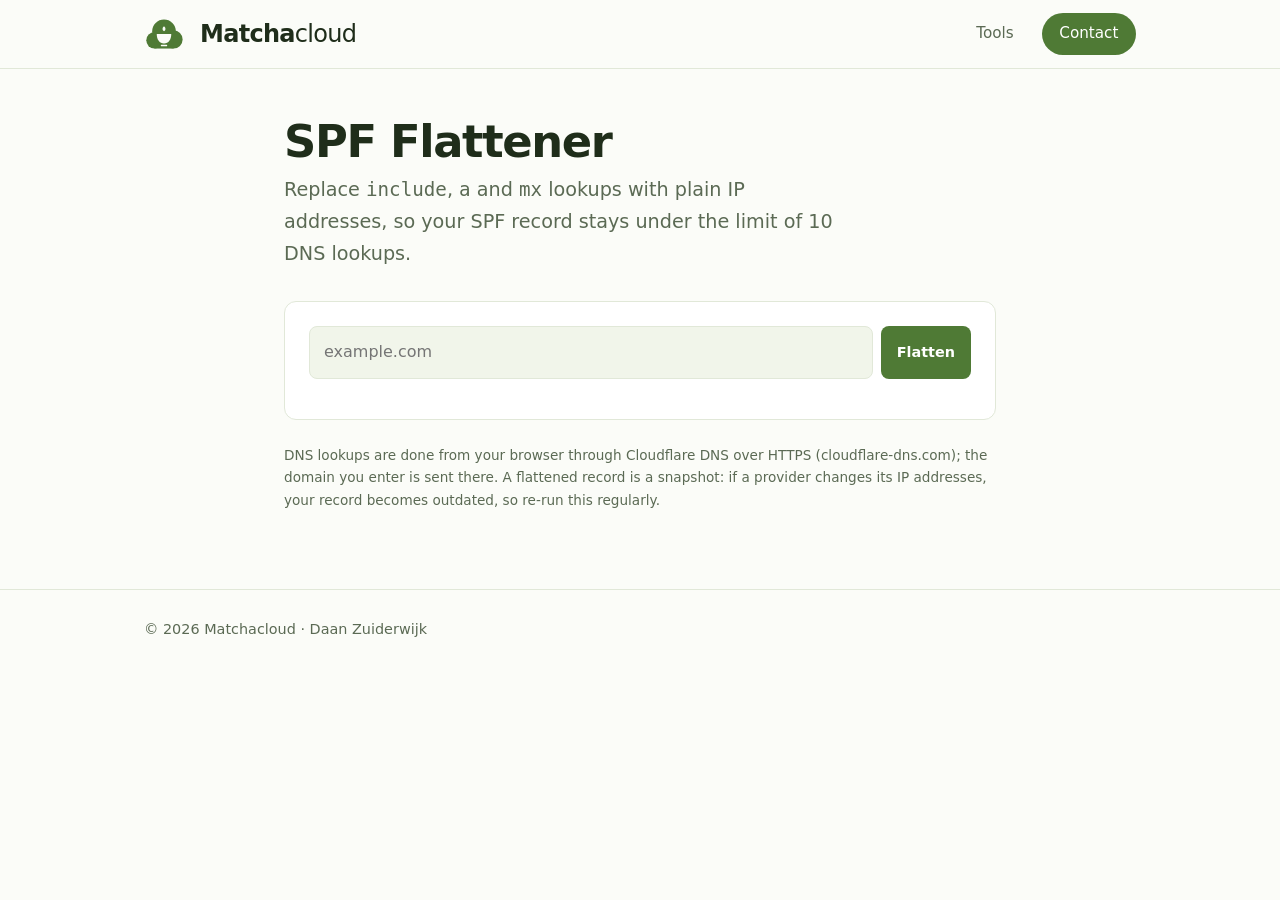
<file: spf-flattener/index.html>
<!doctype html>
<html lang="en">
<head>
  <meta charset="utf-8">
  <meta name="viewport" content="width=device-width, initial-scale=1">
  <title>SPF Flattener | Matchacloud</title>
  <meta name="description" content="Flatten an SPF record: replace include, a and mx lookups with plain IP addresses to stay under the 10 DNS lookup limit.">
  <link rel="icon" href="../assets/favicon.svg" type="image/svg+xml">
  <link rel="stylesheet" href="../css/style.css">
  <link rel="stylesheet" href="../css/tools.css">
</head>
<body>
  <header class="site-header">
    <div class="container bar">
      <a class="logo" href="../" aria-label="Matchacloud home">
        <img src="../assets/mark.svg" alt="" height="40" width="40">
        <span class="wordmark"><b>Matcha</b>cloud</span>
      </a>
      <nav aria-label="Main menu">
        <a href="../#tools">Tools</a>
        <a class="nav-cta" href="../#contact" data-mail>Contact</a>
      </nav>
    </div>
  </header>

  <main class="container tool-page">
    <h1>SPF Flattener</h1>
    <p class="lead">Replace <code>include</code>, <code>a</code> and <code>mx</code> lookups with plain IP addresses, so your SPF record stays under the limit of 10 DNS lookups.</p>

    <section class="panel always">
      <form class="form-row" id="spf-form">
        <input class="field" id="domain" type="text" placeholder="example.com" autocomplete="off" autocapitalize="off" spellcheck="false" required aria-label="Domain">
        <button class="btn-primary" id="go" type="submit">Flatten</button>
      </form>
      <p class="status" id="status" role="status"></p>

      <div id="result" hidden>
        <div class="stats">
          <div class="stat"><strong id="st-before">0</strong><span>DNS lookups before</span></div>
          <div class="stat"><strong id="st-after">0</strong><span>DNS lookups after</span></div>
          <div class="stat"><strong id="st-len">0</strong><span>Record length (chars)</span></div>
        </div>
        <label class="wifi-label" for="out">Flattened SPF record (TXT)</label>
        <textarea class="field" id="out" rows="6" readonly></textarea>
        <div class="panel-actions">
          <button class="btn-secondary" id="copy" type="button">📋 Copy</button>
        </div>
        <ul class="warnings" id="warnings" hidden></ul>
        <div class="sources" id="sources"></div>
      </div>
    </section>

    <p class="tool-note">DNS lookups are done from your browser through Cloudflare DNS over HTTPS (cloudflare-dns.com); the domain you enter is sent there. A flattened record is a snapshot: if a provider changes its IP addresses, your record becomes outdated, so re-run this regularly.</p>
  </main>

  <footer class="site-footer">
    <div class="container bar">
      <p>&copy; <span id="year">2026</span> Matchacloud &middot; Daan Zuiderwijk</p>
    </div>
  </footer>
  <script src="../js/site.js"></script>
  <script src="app.js"></script>
</body>
</html>
</file>
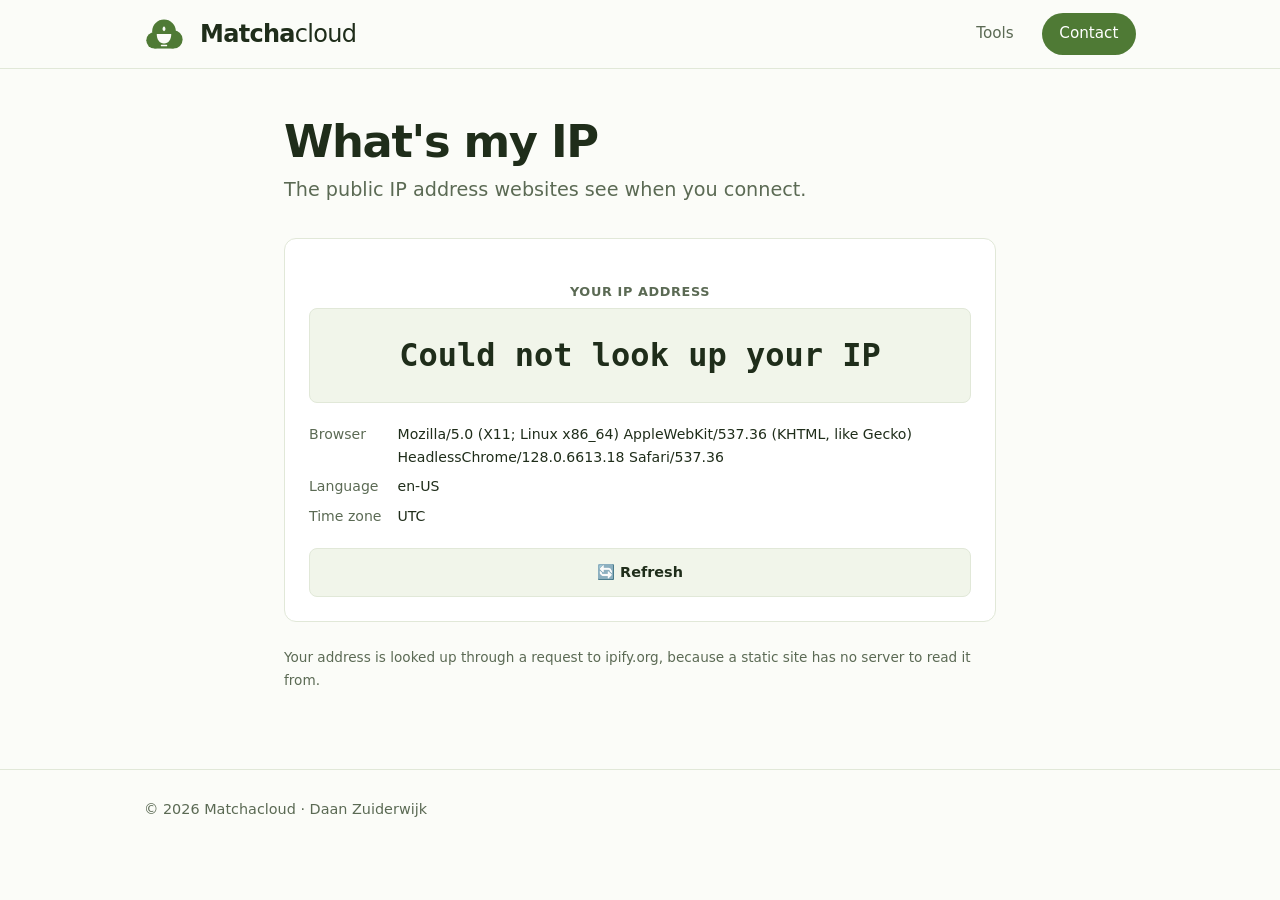
<file: whatsmyip/index.html>
<!doctype html>
<html lang="en">
<head>
  <meta charset="utf-8">
  <meta name="viewport" content="width=device-width, initial-scale=1">
  <title>What's my IP | Matchacloud</title>
  <meta name="description" content="See your public IP address and basic browser details.">
  <link rel="icon" href="../assets/favicon.svg" type="image/svg+xml">
  <link rel="stylesheet" href="../css/style.css">
  <link rel="stylesheet" href="../css/tools.css">
</head>
<body>
  <header class="site-header">
    <div class="container bar">
      <a class="logo" href="../" aria-label="Matchacloud home">
        <img src="../assets/mark.svg" alt="" height="40" width="40">
        <span class="wordmark"><b>Matcha</b>cloud</span>
      </a>
      <nav aria-label="Main menu">
        <a href="../#tools">Tools</a>
        <a class="nav-cta" href="../#contact" data-mail>Contact</a>
      </nav>
    </div>
  </header>

  <main class="container tool-page">
    <h1>What's my IP</h1>
    <p class="lead">The public IP address websites see when you connect.</p>

    <section class="panel always ip-box">
      <p class="ip-label">Your IP address</p>
      <div class="ip-display" id="ip-main">Loading…</div>
      <div id="ip4-wrap" hidden>
        <p class="ip-label">IPv4</p>
        <div class="ip-display" id="ip-v4"></div>
      </div>
      <dl class="ip-meta">
        <dt>Browser</dt><dd id="meta-ua"></dd>
        <dt>Language</dt><dd id="meta-lang"></dd>
        <dt>Time zone</dt><dd id="meta-tz"></dd>
      </dl>
      <button class="refresh-btn" id="ip-refresh">🔄 Refresh</button>
    </section>
    <p class="tool-note">Your address is looked up through a request to ipify.org, because a static site has no server to read it from.</p>
  </main>

  <footer class="site-footer">
    <div class="container bar">
      <p>&copy; <span id="year">2026</span> Matchacloud &middot; Daan Zuiderwijk</p>
    </div>
  </footer>
  <script src="../js/site.js"></script>
  <script src="app.js"></script>
</body>
</html>
</file>
<file: css/style.css>
:root {
  --bg: #fbfcf8;
  --bg-alt: #f1f5ea;
  --surface: #ffffff;
  --fg: #1f2d1a;
  --muted: #5b6a54;
  --line: #e1e8d8;
  --accent: #4f7a35;
  --accent-dark: #3f6b2f;
  --radius: 16px;
}

* { box-sizing: border-box; }
html { scroll-behavior: smooth; scroll-padding-top: 80px; }

body {
  margin: 0;
  background: var(--bg);
  color: var(--fg);
  font: 17px/1.65 Inter, system-ui, -apple-system, "Segoe UI", Roboto, sans-serif;
  -webkit-font-smoothing: antialiased;
}

.container { max-width: 1040px; margin: 0 auto; padding: 0 1.5rem; }
a { color: var(--accent-dark); }
img { display: block; }

.logo { display: inline-flex; align-items: center; gap: 1rem; text-decoration: none; color: var(--fg); }
.wordmark { font-size: 1.5rem; font-weight: 300; letter-spacing: -.03em; line-height: 1; }
.wordmark b { font-weight: 700; }
.logo.small .wordmark { font-size: 1.15rem; }

.site-header {
  position: sticky; top: 0; z-index: 10;
  background: rgba(251, 252, 248, .85);
  backdrop-filter: blur(10px);
  border-bottom: 1px solid var(--line);
}
.bar { display: flex; align-items: center; justify-content: space-between; gap: 1rem; }
.site-header .bar { height: 68px; }
nav { display: flex; align-items: center; gap: 1.75rem; }
nav a { text-decoration: none; color: var(--muted); font-size: .95rem; font-weight: 500; }
nav a:hover { color: var(--fg); }
nav .nav-cta { color: #fff; background: var(--accent); padding: .5rem 1.1rem; border-radius: 999px; }
nav .nav-cta:hover { background: var(--accent-dark); color: #fff; }

.hero {
  padding: 7rem 0 6rem;
  background:
    radial-gradient(900px 400px at 85% -10%, #e3eed0 0%, transparent 70%),
    radial-gradient(600px 300px at 0% 100%, #eef4e2 0%, transparent 70%);
}
.eyebrow { margin: 0 0 1rem; color: var(--accent); font-size: .85rem; font-weight: 600; letter-spacing: .14em; text-transform: uppercase; }
.hero h1 { margin: 0 0 1.25rem; font-size: clamp(2.4rem, 6vw, 4rem); line-height: 1.08; letter-spacing: -.03em; font-weight: 700; }
.hero-grid { display: grid; grid-template-columns: 1.2fr .8fr; gap: 3rem; align-items: center; }
.hero-img {
  --s: 1.35;
  width: 100%; max-height: 520px; object-fit: contain; justify-self: center;
  transform: translateY(var(--ty, 0px)) rotate(var(--rot, 0deg)) scale(calc(var(--s) - var(--ds, 0)));
  filter: drop-shadow(0 24px 30px rgba(31, 45, 26, .18));
  will-change: transform;
  animation: pop-in 1s cubic-bezier(.2, .8, .2, 1) both;
}
@keyframes pop-in { from { opacity: 0; translate: 0 40px; } to { opacity: 1; translate: 0 0; } }
@media (prefers-reduced-motion: reduce) { .hero-img { animation: none; transform: scale(var(--s)); } }
.lead { max-width: 560px; margin: 0 0 2rem; font-size: 1.2rem; color: var(--muted); }
.actions { display: flex; flex-wrap: wrap; gap: .75rem; }

.button {
  display: inline-block; padding: .85rem 1.6rem; border-radius: 999px;
  background: var(--accent); color: #fff; text-decoration: none; font-weight: 600;
  transition: background .2s, transform .2s;
}
.button:hover { background: var(--accent-dark); transform: translateY(-1px); }
.button.ghost { background: transparent; color: var(--fg); border: 1px solid var(--line); }
.button.ghost:hover { background: var(--bg-alt); }

.section { padding: 5.5rem 0; }
.section.alt { background: var(--bg-alt); }
h2 { margin: 0 0 .75rem; font-size: clamp(1.7rem, 3.5vw, 2.3rem); letter-spacing: -.02em; line-height: 1.2; }
.section-lead { max-width: 560px; margin: 0 0 2.5rem; color: var(--muted); }

.cards { display: grid; grid-template-columns: repeat(3, 1fr); gap: 1.25rem; }
.card { background: var(--surface); border: 1px solid var(--line); border-radius: var(--radius); padding: 1.75rem; }
.card-link { display: block; text-decoration: none; color: inherit; transition: border-color .2s, transform .2s; }
.card-link:hover { border-color: var(--accent); transform: translateY(-2px); }
#tools .cards { grid-template-columns: repeat(5, 1fr); gap: 1rem; }
#tools .card { padding: 1.25rem; display: flex; flex-direction: column; align-items: flex-start; }
#tools .card p { margin-bottom: 1rem; }
#tools .card .card-more { margin-top: auto; }
#tools .card h3 { font-size: 1.05rem; }
#tools .card p { font-size: .9rem; }

.card-more { display: inline-block; margin-top: 1rem; color: var(--accent-dark); font-weight: 600; font-size: .95rem; }
.card h3 { margin: 1rem 0 .4rem; font-size: 1.15rem; }
.card p { margin: 0; color: var(--muted); font-size: .97rem; }
.icon { display: grid; place-items: center; width: 46px; height: 46px; border-radius: 12px; background: var(--bg-alt); }
.icon svg { width: 24px; height: 24px; fill: none; stroke: var(--accent-dark); stroke-width: 1.7; stroke-linecap: round; stroke-linejoin: round; }

.steps { list-style: none; counter-reset: s; margin: 2rem 0 0; padding: 0; display: grid; grid-template-columns: repeat(4, 1fr); gap: 1.25rem; }
.steps li { counter-increment: s; border-top: 2px solid var(--accent); padding-top: 1rem; display: flex; flex-direction: column; gap: .3rem; }
.steps li::before { content: "0" counter(s); color: var(--accent); font-weight: 600; font-size: .85rem; }
.steps span { color: var(--muted); font-size: .95rem; }

.cta { display: grid; grid-template-columns: 1.2fr .8fr; gap: 3rem; align-items: center; }
.cta > * { min-width: 0; }
.cta-img { width: 100%; max-width: 100%; height: auto; max-height: 380px; object-fit: contain; justify-self: end; mix-blend-mode: multiply; }

.site-footer { border-top: 1px solid var(--line); padding: 1.75rem 0; color: var(--muted); font-size: .9rem; }
.site-footer p { margin: 0; }
.site-footer a { color: var(--muted); }

@media (max-width: 1200px) { #tools .cards { grid-template-columns: repeat(3, 1fr); } }
@media (max-width: 800px) { #tools .cards { grid-template-columns: 1fr; } }

@media (max-width: 800px) {
  #tools .cards { grid-template-columns: 1fr; }
  .hero-grid { grid-template-columns: 1fr; gap: 2rem; }
  .hero-img { --s: 1; max-height: 380px; }
  .cards { grid-template-columns: 1fr; }
  .cta { grid-template-columns: 1fr; gap: 2rem; }
  .cta-img { max-height: 300px; }
  .steps { grid-template-columns: 1fr 1fr; }
  nav a:not(.nav-cta) { display: none; }
  .hero { padding: 4.5rem 0 4rem; }
  .section { padding: 4rem 0; }
  .site-footer .bar { flex-direction: column; align-items: flex-start; }
}
</file>
<file: css/tools.css>
:root {
  --bg-input: var(--bg-alt);
  --weak: #dc2626;
  --medium: #d97706;
  --strong: #4c8c2b;
}

.tool-page { max-width: 760px; padding-top: 3rem; padding-bottom: 4rem; }
.tool-page h1 { margin: 0 0 .5rem; font-size: clamp(2rem, 5vw, 2.8rem); letter-spacing: -.03em; line-height: 1.1; }
.tool-page .lead { margin-bottom: 2rem; }
.tool-note { color: var(--muted); font-size: .85rem; margin-top: 1.5rem; }
.mono { font-family: "SF Mono", Menlo, Consolas, monospace; }

.tabs {
  display: flex; flex-wrap: wrap; gap: 4px;
  background: var(--bg-alt); border-radius: 12px; padding: 4px; margin-bottom: 20px;
}
.tab-btn {
  flex: 1 1 auto; min-width: 96px; background: transparent; border: none; color: var(--muted);
  padding: 10px 8px; border-radius: 8px; font: inherit; font-size: .88rem; font-weight: 600; cursor: pointer;
  transition: background .15s, color .15s; white-space: nowrap;
}
.tab-btn:hover { color: var(--fg); }
.tab-btn.active { background: var(--accent); color: #fff; }

.panel { display: none; background: var(--surface); border: 1px solid var(--line); border-radius: 12px; padding: 24px; }
.panel.active, .panel.always { display: block; }

.result-box { display: flex; gap: 8px; margin-bottom: 12px; }
.result-box input, .field {
  flex: 1; min-width: 0; background: var(--bg-input); border: 1px solid var(--line); border-radius: 8px;
  color: var(--fg); padding: 14px; font: inherit; font-size: 1.05rem;
}
.result-box input { font-family: "SF Mono", Menlo, Consolas, monospace; letter-spacing: .5px; }
textarea.field { width: 100%; font-family: "SF Mono", Menlo, Consolas, monospace; font-size: .9rem; resize: vertical; }

.copy-btn, .refresh-btn {
  background: var(--bg-input); border: 1px solid var(--line); border-radius: 8px; color: var(--fg);
  font-size: 1.1rem; cursor: pointer; padding: 0 14px; transition: background .15s, border-color .15s;
}
.copy-btn:hover, .refresh-btn:hover { background: var(--accent); border-color: var(--accent); }

.strength { height: 6px; background: var(--bg-input); border-radius: 4px; overflow: hidden; margin-bottom: 20px; }
.strength-bar { height: 100%; width: 0; background: var(--weak); transition: width .2s, background-color .2s; }

.options { display: flex; flex-direction: column; gap: 14px; }
.options-inline { margin-bottom: 20px; }
.range-row { display: flex; flex-direction: column; gap: 8px; font-size: .9rem; }
.range-row input[type="range"] { width: 100%; accent-color: var(--accent); }
.check-row { display: flex; align-items: center; gap: 10px; font-size: .9rem; cursor: pointer; user-select: none; }
.check-row input[type="checkbox"] { width: 18px; height: 18px; accent-color: var(--accent); cursor: pointer; }

.hint { color: var(--muted); font-size: .9rem; margin: 0 0 16px; }
.mini-hint { color: var(--muted); font-size: .78rem; margin: 0 0 10px; }

.btn-primary, .btn-secondary {
  border: none; border-radius: 8px; font: inherit; font-size: .9rem; font-weight: 600; padding: 12px 16px;
  cursor: pointer; transition: filter .15s, background .15s;
}
.btn-primary { background: var(--accent); color: #fff; }
.btn-primary:hover { filter: brightness(1.1); }
.btn-primary:disabled { opacity: .6; cursor: wait; }
.btn-secondary { background: var(--bg-input); border: 1px solid var(--line); color: var(--fg); }
.btn-secondary:hover { background: var(--accent); border-color: var(--accent); color: #fff; }
.btn-full { width: 100%; margin-bottom: 20px; }

.panel-title { font-size: 1rem; margin: 0 0 14px; }
.panel-title-spaced { margin-top: 32px; padding-top: 24px; border-top: 1px solid var(--line); }

.lijst-sectie { margin-bottom: 28px; }
.lijst-sectie:last-child { margin-bottom: 0; }
.lijst-header h2 { font-size: 1rem; margin: 0 0 4px; }
.lijst { display: flex; flex-direction: column; gap: 6px; }
.lijst-item {
  display: flex; align-items: center; justify-content: space-between; gap: 10px;
  background: var(--bg-input); border: 1px solid var(--line); border-radius: 8px; padding: 10px 12px;
  font-family: "SF Mono", Menlo, Consolas, monospace; font-size: .9rem; cursor: pointer;
  transition: border-color .15s; word-break: break-all;
}
.lijst-item:hover { border-color: var(--accent); }
.lijst-item-icoon { flex-shrink: 0; color: var(--muted); font-size: .95rem; }
.chip-grid { display: flex; flex-wrap: wrap; gap: 6px; margin-bottom: 16px; }
.chip {
  background: var(--bg-input); border: 1px solid var(--line); border-radius: 6px; padding: 6px 10px;
  font-family: "SF Mono", Menlo, Consolas, monospace; font-size: .85rem; cursor: pointer; transition: border-color .15s;
}
.chip:hover { border-color: var(--accent); }

.wifi-card { background: var(--bg-input); border: 1px solid var(--line); border-radius: 12px; padding: 20px; margin-bottom: 16px; }
.wifi-row { margin-bottom: 14px; }
.wifi-label { display: block; color: var(--muted); font-size: .78rem; font-weight: 600; text-transform: uppercase; letter-spacing: .05em; margin-bottom: 6px; }
.wifi-qr-wrap { text-align: center; margin-top: 18px; }
.wifi-qr-wrap #wifi-qr { display: inline-block; background: #fff; padding: 12px; border-radius: 8px; line-height: 0; }
.wifi-export-buttons { display: flex; gap: 10px; flex-wrap: wrap; }
.wifi-export-buttons .btn-secondary { flex: 1; }

.toast {
  position: fixed; bottom: 24px; left: 50%; transform: translateX(-50%) translateY(20px);
  background: var(--strong); color: #fff; padding: 10px 20px; border-radius: 8px; font-size: .85rem; font-weight: 600;
  opacity: 0; transition: opacity .2s, transform .2s; pointer-events: none;
}
.toast.show { opacity: 1; transform: translateX(-50%) translateY(0); }

/* SPF flattener */
.form-row { display: flex; gap: 8px; margin-bottom: 16px; flex-wrap: wrap; }
.form-row .field { flex: 1 1 260px; padding: 12px 14px; font-size: 1rem; }
.status { margin: 0 0 16px; font-size: .92rem; color: var(--muted); }
.status.error { color: var(--weak); }
.stats { display: grid; grid-template-columns: repeat(3, 1fr); gap: 10px; margin: 16px 0; }
.stat { background: var(--bg-input); border: 1px solid var(--line); border-radius: 10px; padding: 12px; text-align: center; }
.stat strong { display: block; font-size: 1.4rem; }
.stat span { font-size: .78rem; color: var(--muted); }
.warnings { margin: 16px 0 0; padding: 12px 16px 12px 32px; background: #fff7e6; border: 1px solid #f1d9a6; border-radius: 10px; color: #6b4a00; font-size: .88rem; }
.sources { margin-top: 20px; font-size: .88rem; }
.sources h3 { font-size: .95rem; margin: 0 0 8px; }
.sources details { border-top: 1px solid var(--line); padding: 8px 0; }
.sources summary { cursor: pointer; font-weight: 600; }
.sources code { display: block; font-size: .8rem; color: var(--muted); word-break: break-all; margin-top: 6px; }
.panel-actions { display: flex; gap: 8px; margin: 10px 0 0; }

/* What's my IP */
.ip-box { text-align: center; }
.ip-display {
  font-family: "SF Mono", Menlo, Consolas, monospace; font-size: clamp(1.3rem, 5vw, 2rem); font-weight: 700;
  background: var(--bg-input); border: 1px solid var(--line); border-radius: 8px; padding: 20px; word-break: break-all;
}
.ip-label { color: var(--muted); font-size: .8rem; font-weight: 600; text-transform: uppercase; letter-spacing: .05em; margin: 18px 0 6px; }
.ip-meta { margin: 20px 0 0; display: grid; grid-template-columns: auto 1fr; gap: 6px 16px; text-align: left; font-size: .88rem; }
.ip-meta dt { color: var(--muted); }
.ip-meta dd { margin: 0; word-break: break-word; }
.ip-box .refresh-btn { width: 100%; padding: 12px; margin-top: 20px; font: inherit; font-size: .9rem; font-weight: 600; }

/* DNS dig */
.tool-page.wide { max-width: 960px; }
.table-wrap { overflow-x: auto; border: 1px solid var(--line); border-radius: 10px; max-height: 520px; overflow-y: auto; }
.dig-table { width: 100%; border-collapse: collapse; font-size: .85rem; }
.dig-table th { position: sticky; top: 0; background: var(--bg-alt); text-align: left; padding: 10px 12px; font-size: .78rem; text-transform: uppercase; letter-spacing: .05em; color: var(--muted); }
.dig-table td { padding: 8px 12px; border-top: 1px solid var(--line); font-family: "SF Mono", Menlo, Consolas, monospace; word-break: break-all; vertical-align: top; }
.dig-table td:nth-child(2), .dig-table td:nth-child(4) { white-space: nowrap; }
#types { gap: 16px; margin-bottom: 4px; }

/* Username generator */
.username-rij { cursor: default; justify-content: flex-start; gap: 16px; flex-wrap: wrap; }
.username-cel { flex: 1 1 200px; cursor: pointer; padding: 2px 0; }
.username-cel:hover { color: var(--accent-dark); }
.username-cel:first-child { font-weight: 700; }

/* CVE watch */
.cve-filter { margin-bottom: 14px; }
.cve-list { display: flex; flex-direction: column; gap: 10px; }
.cve { background: var(--bg-input); border: 1px solid var(--line); border-radius: 10px; padding: 14px 16px; display: flex; flex-direction: column; gap: 6px; }
.cve-head { display: flex; flex-wrap: wrap; align-items: center; gap: 8px; }
.cve-id { font-weight: 700; color: var(--accent-dark); text-decoration: none; }
.cve-id:hover { text-decoration: underline; }
.cve-date { margin-left: auto; color: var(--muted); font-size: .8rem; }
.badge { background: var(--surface); border: 1px solid var(--line); border-radius: 999px; padding: 1px 9px; font-size: .75rem; font-weight: 600; }
.badge-kev { background: var(--weak); border-color: var(--weak); color: #fff; }
.badge-score { background: var(--medium); border-color: var(--medium); color: #fff; }
.cve-title { font-size: .95rem; }
.cve-product { color: var(--muted); font-size: .82rem; }
.cve-desc { margin: 0; font-size: .88rem; color: var(--muted); }

@media (max-width: 600px) { .stats { grid-template-columns: 1fr; } }

@media print {
  body * { visibility: hidden; }
  #wifi-card, #wifi-card * { visibility: visible; }
  #wifi-card { position: absolute; top: 0; left: 0; width: 100%; border: none; background: #fff; color: #000; }
  #wifi-card .wifi-label { color: #444; }
  #wifi-card input { background: #fff; color: #000; border: 1px solid #ccc; }
  #wifi-card .copy-btn { display: none; }
}
</file>
